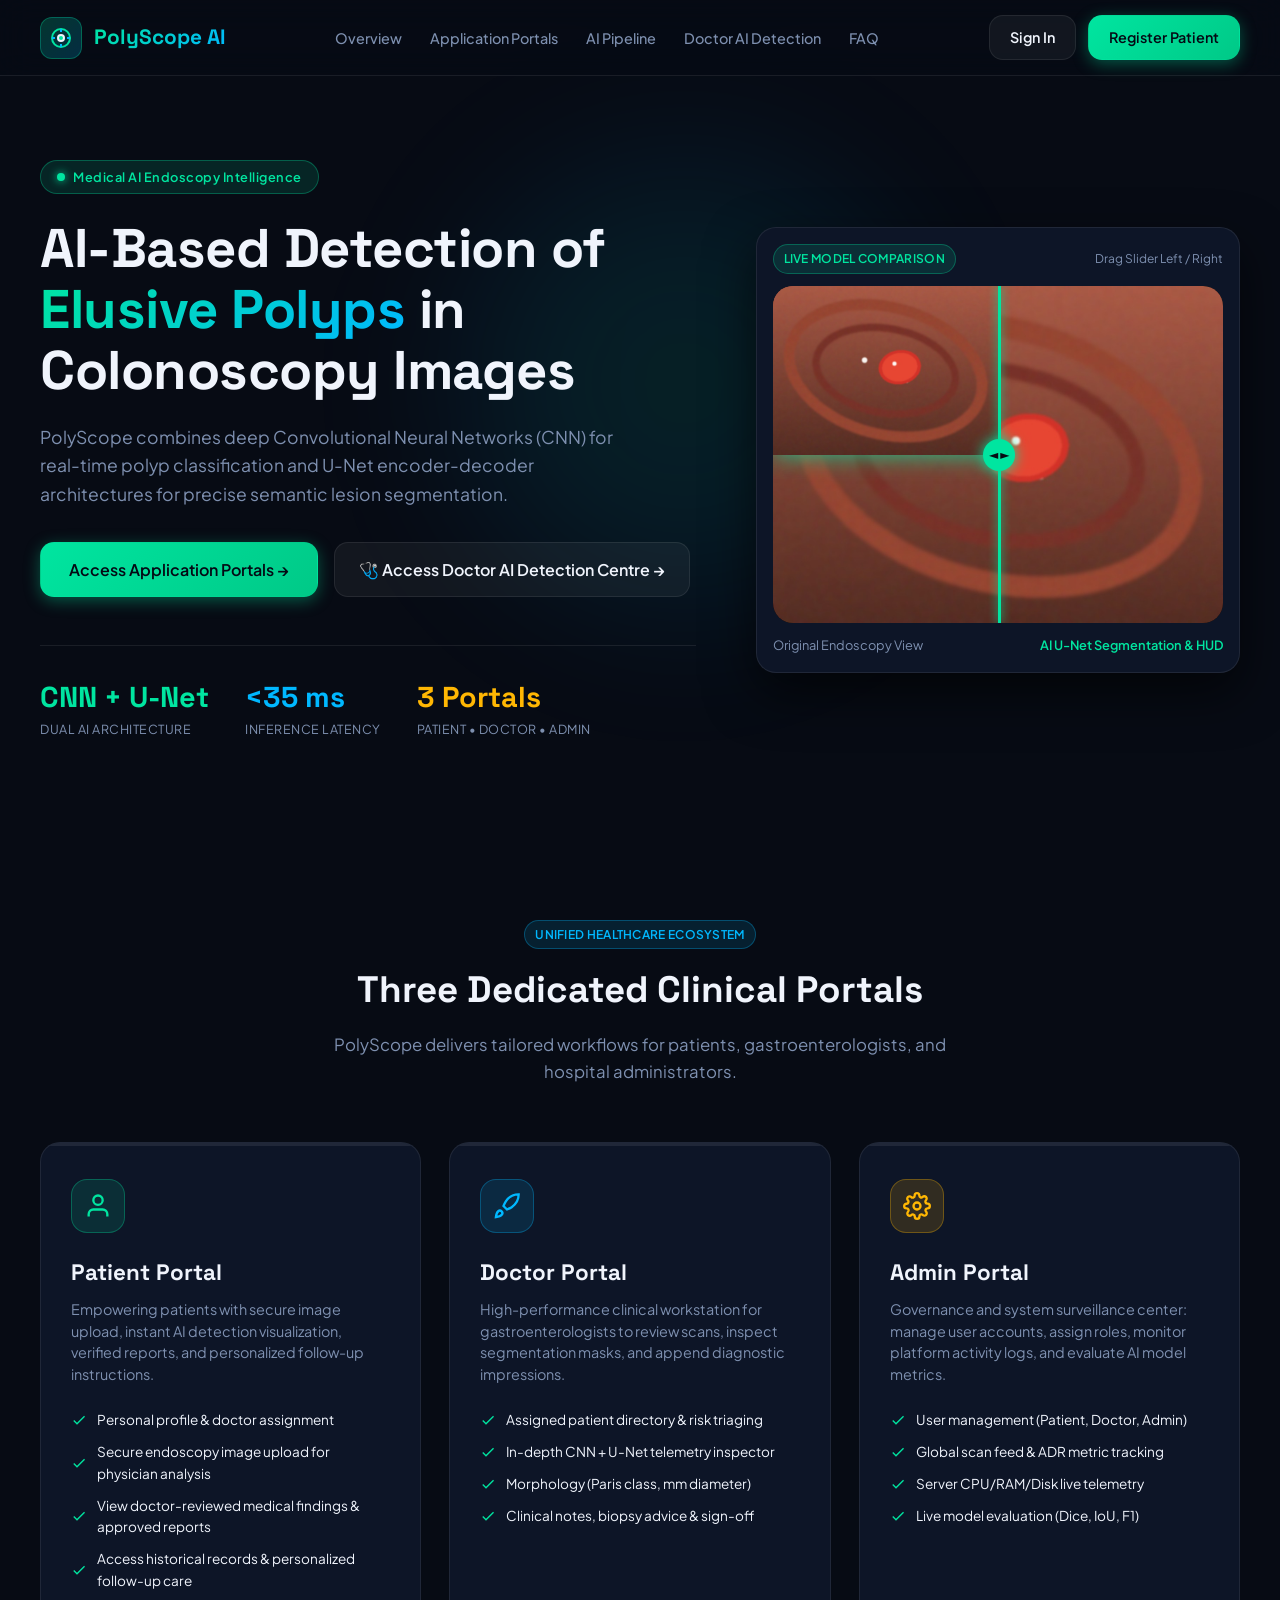
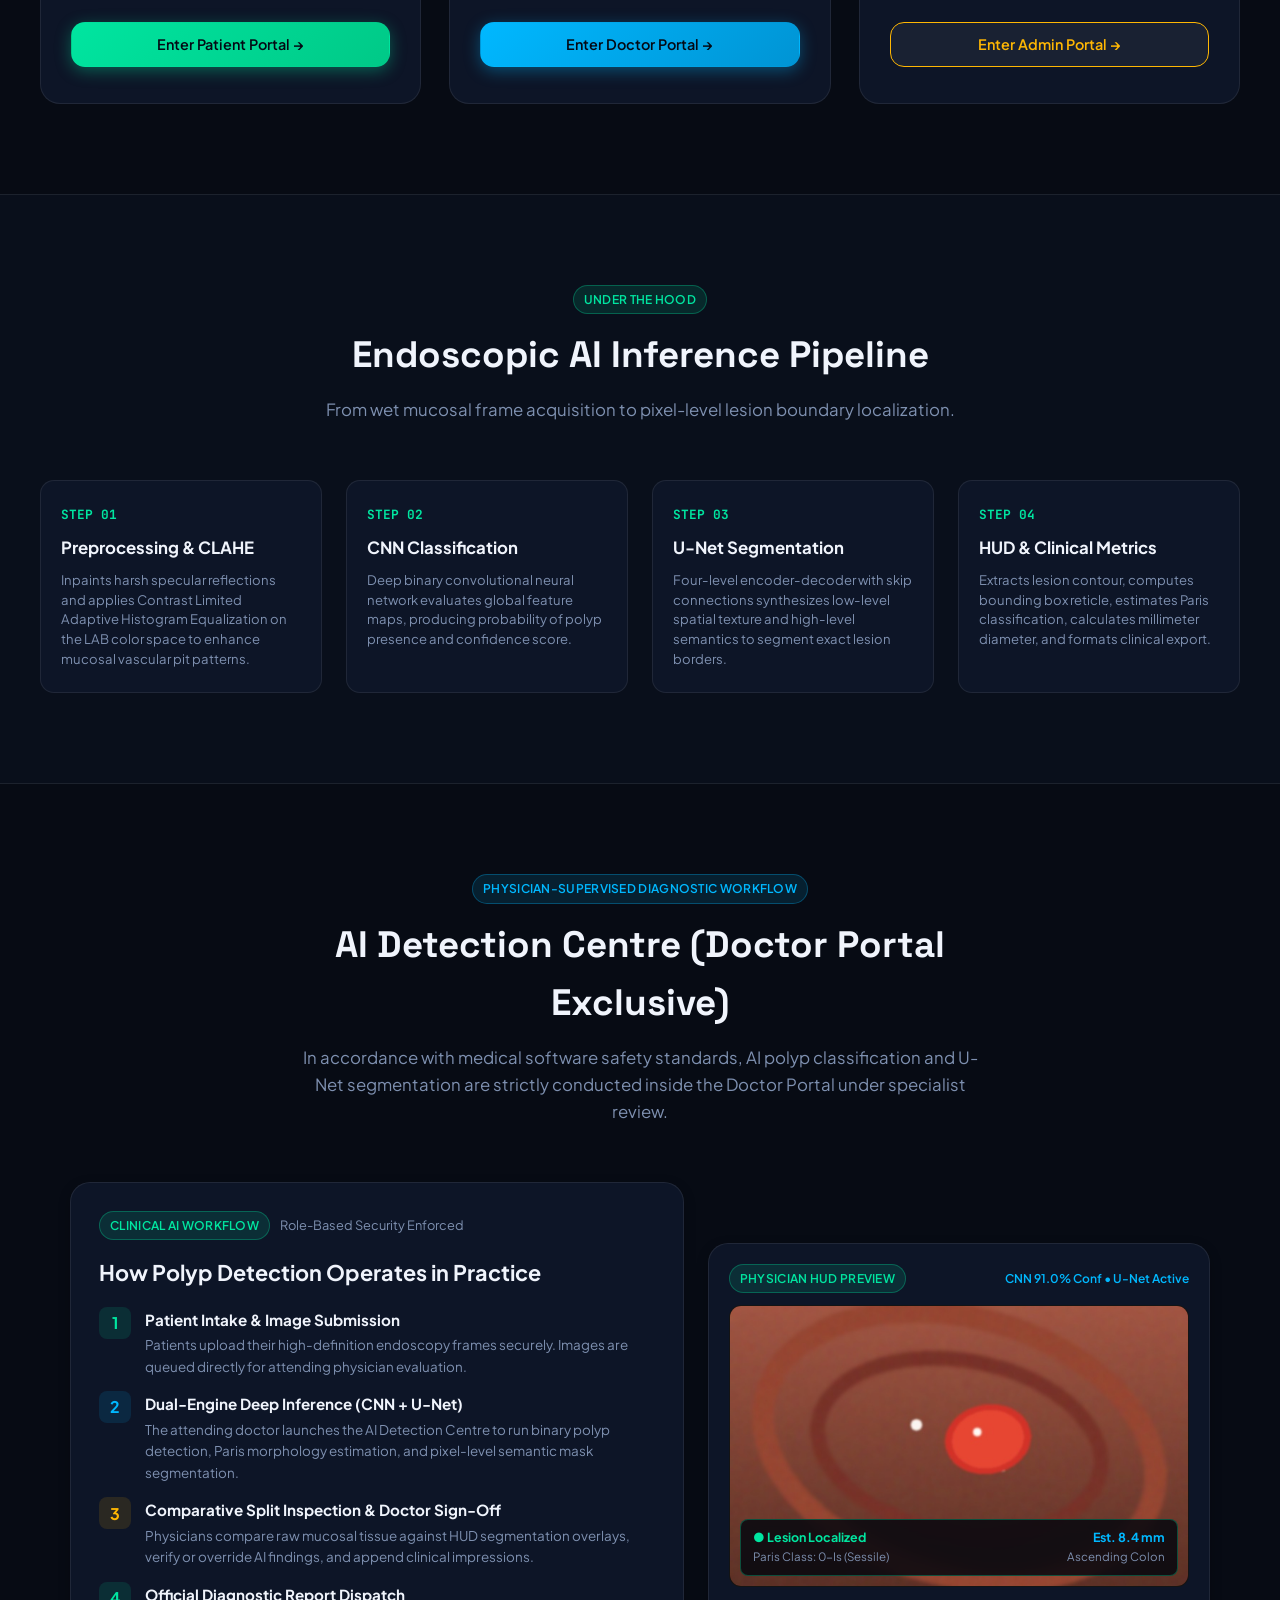
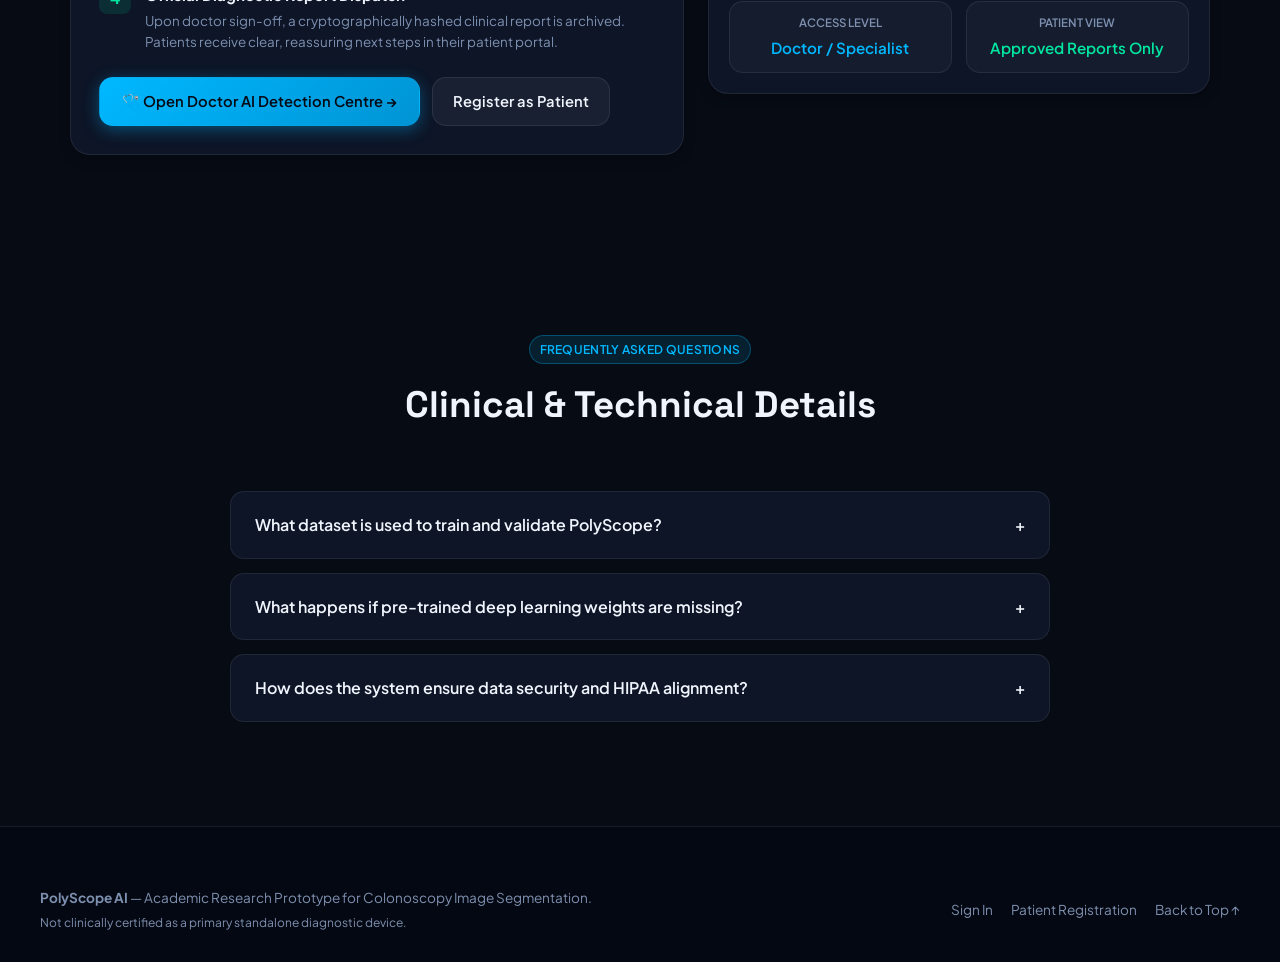
<file: templates/index.html>
<!DOCTYPE html>
<html lang="en">
<head>
  <meta charset="UTF-8">
  <meta name="viewport" content="width=device-width, initial-scale=1.0">
  <title>PolyScope – AI-Based Detection of Elusive Polyps in Colonoscopy Images</title>
  <link rel="icon" type="image/svg+xml" href="/favicon.svg">
  <link rel="stylesheet" href="/static/css/common.css">
  <link rel="stylesheet" href="/static/css/portals.css">
  <link rel="stylesheet" href="/static/css/landing.css">
</head>
<body>

  <!-- Navigation Bar -->
  <header class="landing-nav">
    <div class="nav-brand">
      <div class="nav-brand-icon">
        <svg width="24" height="24" viewBox="0 0 24 24" fill="none" stroke="currentColor" stroke-width="2">
          <circle cx="12" cy="12" r="9" stroke="url(#g1)" />
          <circle cx="12" cy="12" r="3" fill="#00e5a0" />
          <path d="M12 3v3M12 18v3M3 12h3M18 12h3" stroke="#00b8ff" />
          <defs>
            <linearGradient id="g1" x1="0" y1="0" x2="24" y2="24">
              <stop offset="0%" stop-color="#00e5a0"/>
              <stop offset="100%" stop-color="#00b8ff"/>
            </linearGradient>
          </defs>
        </svg>
      </div>
      <div class="nav-brand-title">PolyScope AI</div>
    </div>

    <ul class="nav-links">
      <li><a href="#hero">Overview</a></li>
      <li><a href="#portals">Application Portals</a></li>
      <li><a href="#pipeline">AI Pipeline</a></li>
      <li><a href="#clinical-ai">Doctor AI Detection</a></li>
      <li><a href="#faq">FAQ</a></li>
    </ul>

    <div class="nav-actions">
      <a href="/login.html" class="btn btn-secondary">Sign In</a>
      <a href="/register.html" class="btn btn-primary">Register Patient</a>
    </div>
  </header>

  <!-- Hero Section -->
  <section class="hero-section" id="hero">
    <div class="hero-glow"></div>
    <div class="hero-content">
      <div class="hero-badge">
        <span class="pulse-dot"></span> Medical AI Endoscopy Intelligence
      </div>
      <h1 class="hero-title">
        AI-Based Detection of <span>Elusive Polyps</span> in Colonoscopy Images
      </h1>
      <p class="hero-subtitle">
        PolyScope combines deep Convolutional Neural Networks (CNN) for real-time polyp classification and U-Net encoder-decoder architectures for precise semantic lesion segmentation.
      </p>

      <div class="hero-ctas">
        <a href="#portals" class="btn btn-primary" style="padding:14px 28px;font-size:1rem;">
          Access Application Portals →
        </a>
        <a href="/login.html" class="btn btn-secondary" style="padding:14px 24px;font-size:1rem;">
          🩺 Access Doctor AI Detection Centre →
        </a>
      </div>

      <div class="hero-kpis">
        <div class="hero-kpi-item">
          <div class="kpi-val" style="color:var(--primary);">CNN + U-Net</div>
          <div class="kpi-label">Dual AI Architecture</div>
        </div>
        <div class="hero-kpi-item">
          <div class="kpi-val" style="color:var(--cyan);">&lt;35 ms</div>
          <div class="kpi-label">Inference Latency</div>
        </div>
        <div class="hero-kpi-item">
          <div class="kpi-val" style="color:var(--warning);">3 Portals</div>
          <div class="kpi-label">Patient • Doctor • Admin</div>
        </div>
      </div>
    </div>

    <!-- Hero Interactive Split Image Showcase -->
    <div class="hero-visual-card">
      <div style="display:flex;justify-content:space-between;align-items:center;margin-bottom:12px;">
        <span class="badge badge-green">Live Model Comparison</span>
        <span style="font-size:0.75rem;color:var(--text-muted);">Drag Slider Left / Right</span>
      </div>
      <div class="split-viewer" id="heroViewer">
        <div class="split-base">
          <img src="/static/samples/sample_polyp_1.jpg" alt="Raw Endoscopic Frame">
        </div>
        <div class="split-overlay">
          <img src="/static/samples/sample_polyp_1.jpg" alt="Segmented Frame" style="filter: drop-shadow(0 0 12px rgba(0,229,160,0.8));">
        </div>
        <div class="split-slider-line">
          <div class="split-handle">◄ ►</div>
        </div>
      </div>
      <div style="display:flex;justify-content:space-between;margin-top:12px;font-size:0.8rem;color:var(--text-muted);">
        <span>Original Endoscopy View</span>
        <span style="color:var(--primary);font-weight:600;">AI U-Net Segmentation & HUD</span>
      </div>
    </div>
  </section>

  <!-- Application Portals Section -->
  <section class="portals-section" id="portals">
    <div class="section-header">
      <span class="badge badge-cyan" style="margin-bottom:12px;">Unified Healthcare Ecosystem</span>
      <h2>Three Dedicated Clinical Portals</h2>
      <p>PolyScope delivers tailored workflows for patients, gastroenterologists, and hospital administrators.</p>
    </div>

    <div class="portals-grid">
      <!-- Patient Portal -->
      <div class="portal-card patient">
        <div class="portal-card-icon">
          <svg width="28" height="28" viewBox="0 0 24 24" fill="none" stroke="currentColor" stroke-width="2">
            <path d="M20 21v-2a4 4 0 0 0-4-4H8a4 4 0 0 0-4 4v2"/>
            <circle cx="12" cy="7" r="4"/>
          </svg>
        </div>
        <h3 class="portal-card-title">Patient Portal</h3>
        <p class="portal-card-desc">
          Empowering patients with secure image upload, instant AI detection visualization, verified reports, and personalized follow-up instructions.
        </p>
        <ul class="portal-features-list">
          <li>
            <svg width="16" height="16" viewBox="0 0 24 24" fill="currentColor"><path d="M9 16.17L4.83 12l-1.42 1.41L9 19 21 7l-1.41-1.41z"/></svg>
            Personal profile & doctor assignment
          </li>
          <li>
            <svg width="16" height="16" viewBox="0 0 24 24" fill="currentColor"><path d="M9 16.17L4.83 12l-1.42 1.41L9 19 21 7l-1.41-1.41z"/></svg>
            Secure endoscopy image upload for physician analysis
          </li>
          <li>
            <svg width="16" height="16" viewBox="0 0 24 24" fill="currentColor"><path d="M9 16.17L4.83 12l-1.42 1.41L9 19 21 7l-1.41-1.41z"/></svg>
            View doctor-reviewed medical findings &amp; approved reports
          </li>
          <li>
            <svg width="16" height="16" viewBox="0 0 24 24" fill="currentColor"><path d="M9 16.17L4.83 12l-1.42 1.41L9 19 21 7l-1.41-1.41z"/></svg>
            Access historical records & personalized follow-up care
          </li>
        </ul>
        <a href="/login.html" class="btn btn-primary" style="width:100%;">Enter Patient Portal →</a>
      </div>

      <!-- Doctor Portal -->
      <div class="portal-card doctor">
        <div class="portal-card-icon">
          <svg width="28" height="28" viewBox="0 0 24 24" fill="none" stroke="currentColor" stroke-width="2">
            <path d="M4.5 16.5c-1.5 1.26-2 5-2 5s3.74-.5 5-2c.71-.84.7-2.13-.09-2.91a2.18 2.18 0 0 0-2.91-.09z"/>
            <path d="m12 15-3-3a22 22 0 0 1 2-3.95A12.88 12.88 0 0 1 22 2c0 2.72-.78 7.5-6 11a22.35 22.35 0 0 1-4 2z"/>
          </svg>
        </div>
        <h3 class="portal-card-title">Doctor Portal</h3>
        <p class="portal-card-desc">
          High-performance clinical workstation for gastroenterologists to review scans, inspect segmentation masks, and append diagnostic impressions.
        </p>
        <ul class="portal-features-list">
          <li>
            <svg width="16" height="16" viewBox="0 0 24 24" fill="currentColor"><path d="M9 16.17L4.83 12l-1.42 1.41L9 19 21 7l-1.41-1.41z"/></svg>
            Assigned patient directory & risk triaging
          </li>
          <li>
            <svg width="16" height="16" viewBox="0 0 24 24" fill="currentColor"><path d="M9 16.17L4.83 12l-1.42 1.41L9 19 21 7l-1.41-1.41z"/></svg>
            In-depth CNN + U-Net telemetry inspector
          </li>
          <li>
            <svg width="16" height="16" viewBox="0 0 24 24" fill="currentColor"><path d="M9 16.17L4.83 12l-1.42 1.41L9 19 21 7l-1.41-1.41z"/></svg>
            Morphology (Paris class, mm diameter)
          </li>
          <li>
            <svg width="16" height="16" viewBox="0 0 24 24" fill="currentColor"><path d="M9 16.17L4.83 12l-1.42 1.41L9 19 21 7l-1.41-1.41z"/></svg>
            Clinical notes, biopsy advice & sign-off
          </li>
        </ul>
        <a href="/login.html" class="btn btn-cyan" style="width:100%;">Enter Doctor Portal →</a>
      </div>

      <!-- Admin Portal -->
      <div class="portal-card admin">
        <div class="portal-card-icon">
          <svg width="28" height="28" viewBox="0 0 24 24" fill="none" stroke="currentColor" stroke-width="2">
            <circle cx="12" cy="12" r="3"/>
            <path d="M19.4 15a1.65 1.65 0 0 0 .33 1.82l.06.06a2 2 0 0 1 0 2.83 2 2 0 0 1-2.83 0l-.06-.06a1.65 1.65 0 0 0-1.82-.33 1.65 1.65 0 0 0-1 1.51V21a2 2 0 0 1-2 2 2 2 0 0 1-2-2v-.09A1.65 1.65 0 0 0 9 19.4a1.65 1.65 0 0 0-1.82.33l-.06.06a2 2 0 0 1-2.83 0 2 2 0 0 1 0-2.83l.06-.06a1.65 1.65 0 0 0 .33-1.82 1.65 1.65 0 0 0-1.51-1H3a2 2 0 0 1-2-2 2 2 0 0 1 2-2h.09A1.65 1.65 0 0 0 4.6 9a1.65 1.65 0 0 0-.33-1.82l-.06-.06a2 2 0 0 1 0-2.83 2 2 0 0 1 2.83 0l.06.06a1.65 1.65 0 0 0 1.82.33H9a1.65 1.65 0 0 0 1-1.51V3a2 2 0 0 1 2-2 2 2 0 0 1 2 2v.09a1.65 1.65 0 0 0 1 1.51 1.65 1.65 0 0 0 1.82-.33l.06-.06a2 2 0 0 1 2.83 0 2 2 0 0 1 0 2.83l-.06.06a1.65 1.65 0 0 0-.33 1.82V9a1.65 1.65 0 0 0 1.51 1H21a2 2 0 0 1 2 2 2 2 0 0 1-2 2h-.09a1.65 1.65 0 0 0-1.51 1z"/>
          </svg>
        </div>
        <h3 class="portal-card-title">Admin Portal</h3>
        <p class="portal-card-desc">
          Governance and system surveillance center: manage user accounts, assign roles, monitor platform activity logs, and evaluate AI model metrics.
        </p>
        <ul class="portal-features-list">
          <li>
            <svg width="16" height="16" viewBox="0 0 24 24" fill="currentColor"><path d="M9 16.17L4.83 12l-1.42 1.41L9 19 21 7l-1.41-1.41z"/></svg>
            User management (Patient, Doctor, Admin)
          </li>
          <li>
            <svg width="16" height="16" viewBox="0 0 24 24" fill="currentColor"><path d="M9 16.17L4.83 12l-1.42 1.41L9 19 21 7l-1.41-1.41z"/></svg>
            Global scan feed & ADR metric tracking
          </li>
          <li>
            <svg width="16" height="16" viewBox="0 0 24 24" fill="currentColor"><path d="M9 16.17L4.83 12l-1.42 1.41L9 19 21 7l-1.41-1.41z"/></svg>
            Server CPU/RAM/Disk live telemetry
          </li>
          <li>
            <svg width="16" height="16" viewBox="0 0 24 24" fill="currentColor"><path d="M9 16.17L4.83 12l-1.42 1.41L9 19 21 7l-1.41-1.41z"/></svg>
            Live model evaluation (Dice, IoU, F1)
          </li>
        </ul>
        <a href="/login.html" class="btn btn-secondary" style="width:100%;border-color:var(--warning);color:var(--warning);">Enter Admin Portal →</a>
      </div>
    </div>
  </section>

  <!-- AI Pipeline Architecture -->
  <section class="pipeline-section" id="pipeline">
    <div class="pipeline-container">
      <div class="section-header">
        <span class="badge badge-green" style="margin-bottom:12px;">Under The Hood</span>
        <h2>Endoscopic AI Inference Pipeline</h2>
        <p>From wet mucosal frame acquisition to pixel-level lesion boundary localization.</p>
      </div>

      <div class="pipeline-steps-row">
        <div class="pipeline-step-box">
          <div class="step-number">STEP 01</div>
          <div class="step-title">Preprocessing & CLAHE</div>
          <div class="step-desc">
            Inpaints harsh specular reflections and applies Contrast Limited Adaptive Histogram Equalization on the LAB color space to enhance mucosal vascular pit patterns.
          </div>
        </div>

        <div class="pipeline-step-box">
          <div class="step-number">STEP 02</div>
          <div class="step-title">CNN Classification</div>
          <div class="step-desc">
            Deep binary convolutional neural network evaluates global feature maps, producing probability of polyp presence and confidence score.
          </div>
        </div>

        <div class="pipeline-step-box">
          <div class="step-number">STEP 03</div>
          <div class="step-title">U-Net Segmentation</div>
          <div class="step-desc">
            Four-level encoder-decoder with skip connections synthesizes low-level spatial texture and high-level semantics to segment exact lesion borders.
          </div>
        </div>

        <div class="pipeline-step-box">
          <div class="step-number">STEP 04</div>
          <div class="step-title">HUD & Clinical Metrics</div>
          <div class="step-desc">
            Extracts lesion contour, computes bounding box reticle, estimates Paris classification, calculates millimeter diameter, and formats clinical export.
          </div>
        </div>
      </div>
    </div>
  </section>

  <!-- Doctor-Supervised AI Detection Centre Showcase -->
  <section class="portals-section" id="clinical-ai">
    <div class="section-header">
      <span class="badge badge-cyan" style="margin-bottom:12px;">Physician-Supervised Diagnostic Workflow</span>
      <h2>AI Detection Centre (Doctor Portal Exclusive)</h2>
      <p>In accordance with medical software safety standards, AI polyp classification and U-Net segmentation are strictly conducted inside the Doctor Portal under specialist review.</p>
    </div>

    <div class="studio-grid" style="max-width:1140px;margin:0 auto;display:grid;grid-template-columns:1.1fr 0.9fr;gap:24px;align-items:center;">
      <div class="glass-card" style="padding:28px;">
        <div style="display:flex;align-items:center;gap:10px;margin-bottom:16px;">
          <span class="badge badge-green">Clinical AI Workflow</span>
          <span style="font-size:0.8rem;color:var(--text-muted);">Role-Based Security Enforced</span>
        </div>
        <h3 style="font-size:1.35rem;margin-bottom:16px;color:var(--text);">How Polyp Detection Operates in Practice</h3>
        
        <div style="display:flex;flex-direction:column;gap:14px;margin-bottom:24px;">
          <div style="display:flex;gap:14px;align-items:flex-start;">
            <div style="width:32px;height:32px;border-radius:8px;background:rgba(0,229,160,0.12);color:var(--primary);display:flex;align-items:center;justify-content:center;font-weight:700;flex-shrink:0;">1</div>
            <div>
              <strong style="color:var(--text);font-size:0.95rem;">Patient Intake & Image Submission</strong>
              <p style="font-size:0.84rem;color:var(--text-muted);margin:2px 0 0;">Patients upload their high-definition endoscopy frames securely. Images are queued directly for attending physician evaluation.</p>
            </div>
          </div>

          <div style="display:flex;gap:14px;align-items:flex-start;">
            <div style="width:32px;height:32px;border-radius:8px;background:rgba(0,184,255,0.12);color:var(--cyan);display:flex;align-items:center;justify-content:center;font-weight:700;flex-shrink:0;">2</div>
            <div>
              <strong style="color:var(--text);font-size:0.95rem;">Dual-Engine Deep Inference (CNN + U-Net)</strong>
              <p style="font-size:0.84rem;color:var(--text-muted);margin:2px 0 0;">The attending doctor launches the AI Detection Centre to run binary polyp detection, Paris morphology estimation, and pixel-level semantic mask segmentation.</p>
            </div>
          </div>

          <div style="display:flex;gap:14px;align-items:flex-start;">
            <div style="width:32px;height:32px;border-radius:8px;background:rgba(255,184,0,0.12);color:var(--warning);display:flex;align-items:center;justify-content:center;font-weight:700;flex-shrink:0;">3</div>
            <div>
              <strong style="color:var(--text);font-size:0.95rem;">Comparative Split Inspection &amp; Doctor Sign-Off</strong>
              <p style="font-size:0.84rem;color:var(--text-muted);margin:2px 0 0;">Physicians compare raw mucosal tissue against HUD segmentation overlays, verify or override AI findings, and append clinical impressions.</p>
            </div>
          </div>

          <div style="display:flex;gap:14px;align-items:flex-start;">
            <div style="width:32px;height:32px;border-radius:8px;background:rgba(0,229,160,0.12);color:var(--primary);display:flex;align-items:center;justify-content:center;font-weight:700;flex-shrink:0;">4</div>
            <div>
              <strong style="color:var(--text);font-size:0.95rem;">Official Diagnostic Report Dispatch</strong>
              <p style="font-size:0.84rem;color:var(--text-muted);margin:2px 0 0;">Upon doctor sign-off, a cryptographically hashed clinical report is archived. Patients receive clear, reassuring next steps in their patient portal.</p>
            </div>
          </div>
        </div>

        <div style="display:flex;gap:12px;flex-wrap:wrap;">
          <a href="/login.html" class="btn btn-cyan" style="padding:12px 22px;font-size:0.92rem;">
            🩺 Open Doctor AI Detection Centre →
          </a>
          <a href="/register.html" class="btn btn-secondary" style="padding:12px 20px;font-size:0.92rem;">
            Register as Patient
          </a>
        </div>
      </div>

      <div class="glass-card" style="padding:20px;text-align:center;">
        <div style="display:flex;justify-content:space-between;align-items:center;margin-bottom:12px;">
          <span class="badge badge-green">Physician HUD Preview</span>
          <span style="font-size:0.75rem;color:var(--cyan);font-weight:600;">CNN 91.0% Conf • U-Net Active</span>
        </div>
        <div style="border-radius:12px;overflow:hidden;border:1px solid var(--border);background:#000;position:relative;margin-bottom:14px;">
          <img src="/static/samples/sample_polyp_1.jpg" alt="Colonoscopy Frame Analysis" style="width:100%;max-height:280px;object-fit:cover;display:block;">
          <div style="position:absolute;bottom:10px;left:10px;right:10px;background:rgba(5,8,15,0.85);backdrop-filter:blur(8px);border:1px solid rgba(0,229,160,0.3);border-radius:8px;padding:8px 12px;display:flex;justify-content:space-between;align-items:center;font-size:0.78rem;">
            <div style="text-align:left;">
              <span style="color:var(--primary);font-weight:700;">● Lesion Localized</span>
              <div style="color:var(--text-muted);font-size:0.72rem;">Paris Class: 0-Is (Sessile)</div>
            </div>
            <div style="text-align:right;">
              <span style="color:var(--cyan);font-weight:700;">Est. 8.4 mm</span>
              <div style="color:var(--text-muted);font-size:0.72rem;">Ascending Colon</div>
            </div>
          </div>
        </div>
        <div class="clinical-param-grid" style="margin-bottom:0;">
          <div class="param-item">
            <div class="param-key">Access Level</div>
            <div class="param-val" style="color:var(--cyan);">Doctor / Specialist</div>
          </div>
          <div class="param-item">
            <div class="param-key">Patient View</div>
            <div class="param-val" style="color:var(--primary);">Approved Reports Only</div>
          </div>
        </div>
      </div>
    </div>
  </section>

  <!-- FAQ Section -->
  <section class="faq-section" id="faq">
    <div class="section-header">
      <span class="badge badge-cyan" style="margin-bottom:12px;">Frequently Asked Questions</span>
      <h2>Clinical & Technical Details</h2>
    </div>

    <div class="faq-item">
      <div class="faq-question">What dataset is used to train and validate PolyScope? <span>+</span></div>
      <div class="faq-answer">
        PolyScope is designed for datasets such as Kvasir-SEG and Hyper-Kvasir, which provide thousands of expert-annotated polyp images and verified segmentation masks from routine colonoscopies.
      </div>
    </div>

    <div class="faq-item">
      <div class="faq-question">What happens if pre-trained deep learning weights are missing? <span>+</span></div>
      <div class="faq-answer">
        PolyScope includes an integrated, deterministic Computer Vision Feature Extractor that computes color-opponency and morphological contours out-of-the-box. The active engine is always transparently labeled.
      </div>
    </div>

    <div class="faq-item">
      <div class="faq-question">How does the system ensure data security and HIPAA alignment? <span>+</span></div>
      <div class="faq-answer">
        All API requests are protected with CSRF tokens, passwords are encrypted using salted scrypt hashing, and role-based access control segregates patient records from unauthorized viewers.
      </div>
    </div>
  </section>

  <!-- Footer -->
  <footer class="landing-footer">
    <div class="footer-inner">
      <div>
        <strong>PolyScope AI</strong> — Academic Research Prototype for Colonoscopy Image Segmentation.
        <div style="font-size:0.75rem;margin-top:4px;">Not clinically certified as a primary standalone diagnostic device.</div>
      </div>
      <div>
        <a href="/login.html" style="margin-right:16px;">Sign In</a>
        <a href="/register.html" style="margin-right:16px;">Patient Registration</a>
        <a href="#hero">Back to Top ↑</a>
      </div>
    </div>
  </footer>

  <script src="/static/js/auth.js"></script>
  <script src="/static/js/ai_viewer.js"></script>
  <script>
    document.addEventListener('DOMContentLoaded', () => {
      new PolyScopeViewer('heroViewer');

      // Setup FAQ accordions
      document.querySelectorAll('.faq-question').forEach(q => {
        q.addEventListener('click', () => {
          q.parentElement.classList.toggle('active');
        });
      });
    });
  </script>
</body>
</html>
</file>
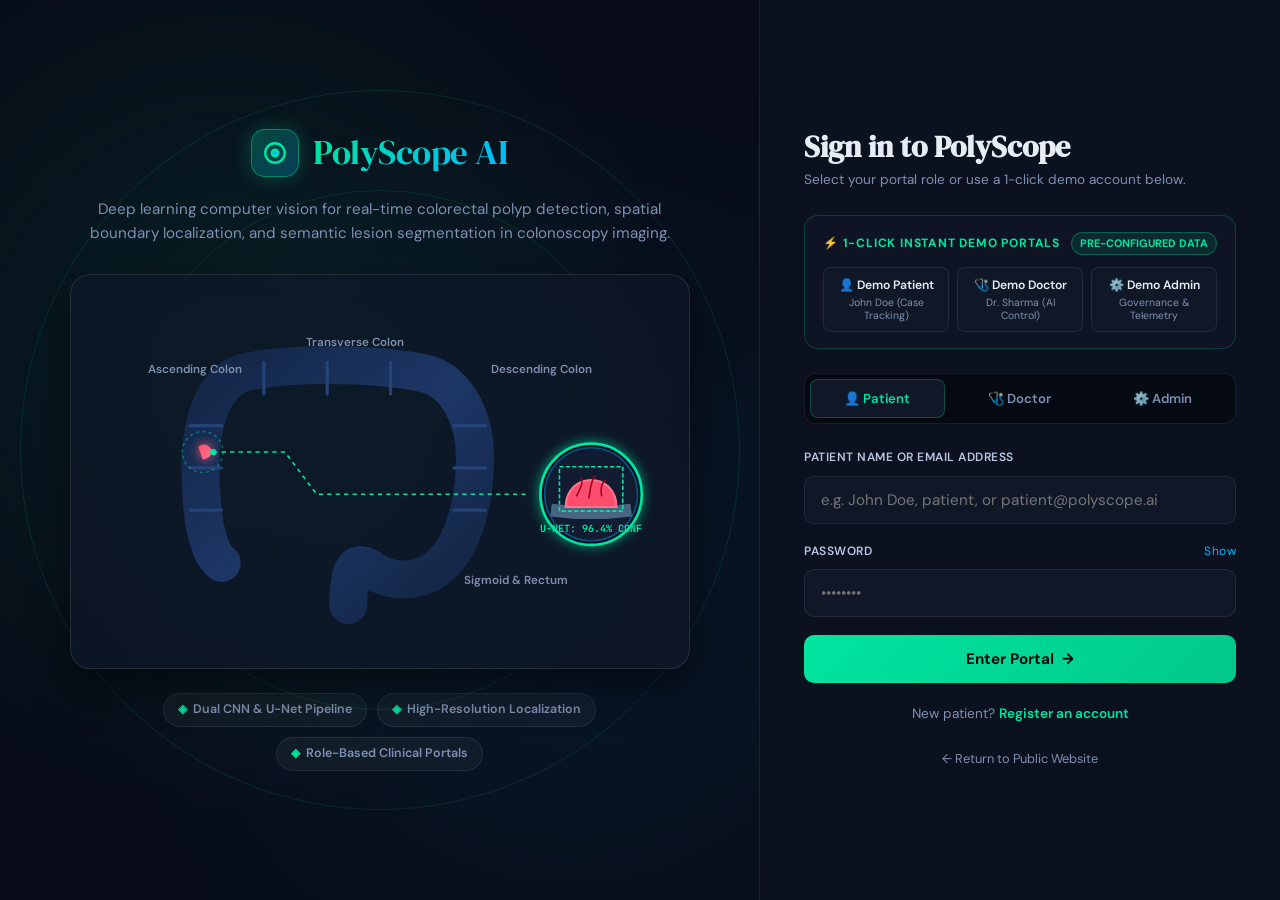
<file: templates/login.html>
<!DOCTYPE html>
<html lang="en">
<head>
  <meta charset="UTF-8" />
  <meta name="viewport" content="width=device-width, initial-scale=1.0" />
  <title>PolyScope – Clinical Endoscopy AI Platform</title>
  <link rel="icon" type="image/svg+xml" href="/favicon.svg" />
  <link href="https://fonts.googleapis.com/css2?family=DM+Serif+Display:ital@0;1&family=DM+Sans:wght@300;400;500;600;700&family=JetBrains+Mono:wght@400;600&display=swap" rel="stylesheet" />
  <link rel="stylesheet" href="/static/css/common.css" />
  <style>
    *, *::before, *::after { box-sizing: border-box; margin: 0; padding: 0; }
    :root {
      --bg: #05080f;
      --surface: #0c1120;
      --card: #101828;
      --card-hover: #141f36;
      --border: rgba(255, 255, 255, 0.08);
      --accent: #00e5a0;
      --accent-glow: rgba(0, 229, 160, 0.35);
      --accent2: #00b8ff;
      --danger: #ff4d6d;
      --warning: #ffb703;
      --text: #e8edf5;
      --muted: #7e90b0;
      --field-label: #b8c6e2;
    }

    body {
      font-family: 'DM Sans', sans-serif;
      background: var(--bg);
      color: var(--text);
      display: flex;
      min-height: 100vh;
      overflow-x: hidden;
    }

    /* ── Left Illustration Panel ── */
    .left-panel {
      flex: 1.15;
      position: relative;
      display: flex;
      flex-direction: column;
      justify-content: center;
      align-items: center;
      padding: 48px;
      overflow: hidden;
      background: radial-gradient(ellipse at 30% 40%, rgba(0, 229, 160, 0.09) 0%, transparent 60%),
                  radial-gradient(ellipse at 75% 65%, rgba(0, 184, 255, 0.07) 0%, transparent 60%),
                  #070c18;
      border-right: 1px solid var(--border);
    }

    /* Background Scanning Rings & Particles */
    .scan-ring {
      position: absolute;
      border-radius: 50%;
      border: 1px solid rgba(0, 229, 160, 0.12);
      animation: pulseGlow 5s ease-in-out infinite;
      pointer-events: none;
    }
    .scan-ring:nth-child(1) { width: 340px; height: 340px; animation-delay: 0s; }
    .scan-ring:nth-child(2) { width: 520px; height: 520px; animation-delay: 1.5s; }
    .scan-ring:nth-child(3) { width: 720px; height: 720px; animation-delay: 3s; }

    @keyframes pulseGlow {
      0%, 100% { transform: scale(1); opacity: 0.25; border-color: rgba(0, 229, 160, 0.12); }
      50% { transform: scale(1.06); opacity: 0.6; border-color: rgba(0, 229, 160, 0.35); box-shadow: 0 0 40px rgba(0, 229, 160, 0.2); }
    }

    .panel-content {
      position: relative;
      z-index: 2;
      max-width: 620px;
      text-align: center;
    }

    .brand-header {
      display: flex;
      align-items: center;
      justify-content: center;
      gap: 14px;
      margin-bottom: 20px;
    }
    .logo-icon {
      width: 48px;
      height: 48px;
      border-radius: 14px;
      background: linear-gradient(135deg, rgba(0,229,160,0.25), rgba(0,184,255,0.25));
      border: 1px solid rgba(0,229,160,0.4);
      display: flex;
      align-items: center;
      justify-content: center;
      box-shadow: 0 0 20px rgba(0,229,160,0.25);
    }
    .brand-name {
      font-family: 'DM Serif Display', serif;
      font-size: 2.2rem;
      letter-spacing: -0.5px;
      background: linear-gradient(135deg, var(--accent), var(--accent2));
      -webkit-background-clip: text;
      -webkit-text-fill-color: transparent;
      line-height: 1;
    }

    .brand-intro {
      font-size: 0.95rem;
      color: var(--muted);
      line-height: 1.6;
      margin-bottom: 28px;
    }

    /* Medical Colon & Polyp SVG Illustration Container */
    .illustration-card {
      background: rgba(16, 24, 40, 0.65);
      border: 1px solid rgba(255, 255, 255, 0.1);
      border-radius: 20px;
      padding: 24px;
      box-shadow: 0 16px 40px rgba(0, 0, 0, 0.5);
      backdrop-filter: blur(16px);
      margin-bottom: 24px;
    }

    .feature-pills {
      display: flex;
      gap: 10px;
      flex-wrap: wrap;
      justify-content: center;
    }
    .pill {
      font-size: 0.78rem;
      font-weight: 600;
      padding: 6px 14px;
      border-radius: 100px;
      background: rgba(255,255,255,0.04);
      border: 1px solid var(--border);
      color: var(--muted);
      display: flex; align-items: center; gap: 6px;
    }
    .pill span { color: var(--accent); }

    /* ── Right Authentication Panel ── */
    .right-panel {
      width: 520px;
      background: var(--surface);
      display: flex;
      flex-direction: column;
      justify-content: center;
      padding: 44px 44px;
      position: relative;
    }

    /* Role Switcher Tabs */
    .role-tabs {
      display: grid;
      grid-template-columns: repeat(3, 1fr);
      gap: 8px;
      background: rgba(5, 8, 15, 0.7);
      padding: 5px;
      border-radius: 12px;
      border: 1px solid var(--border);
      margin-bottom: 24px;
    }
    .role-tab-btn {
      padding: 10px 8px;
      border-radius: 8px;
      border: none;
      background: transparent;
      color: var(--muted);
      font-weight: 600;
      font-size: 0.82rem;
      cursor: pointer;
      transition: all 0.2s ease;
      display: flex;
      align-items: center;
      justify-content: center;
      gap: 6px;
    }
    .role-tab-btn:hover { color: var(--text); }
    .role-tab-btn.active {
      background: var(--card);
      color: var(--accent);
      border: 1px solid rgba(0, 229, 160, 0.25);
      box-shadow: 0 2px 10px rgba(0, 0, 0, 0.3);
    }
    .role-tab-btn[data-role="doctor"].active { color: var(--accent2); border-color: rgba(0, 184, 255, 0.3); }
    .role-tab-btn[data-role="admin"].active { color: var(--warning); border-color: rgba(255, 183, 3, 0.3); }

    /* Demo Access Section */
    .demo-section {
      background: rgba(16, 24, 40, 0.5);
      border: 1px solid rgba(0, 229, 160, 0.2);
      border-radius: 14px;
      padding: 16px 18px;
      margin-bottom: 24px;
    }
    .demo-header {
      display: flex;
      align-items: center;
      justify-content: space-between;
      margin-bottom: 12px;
    }
    .demo-title {
      font-size: 0.75rem;
      font-weight: 700;
      text-transform: uppercase;
      letter-spacing: 0.8px;
      color: var(--accent);
    }
    .demo-badge {
      font-size: 0.68rem;
      padding: 2px 8px;
      border-radius: 100px;
      background: rgba(0, 229, 160, 0.1);
      color: var(--accent);
      border: 1px solid rgba(0, 229, 160, 0.3);
      font-weight: 700;
    }
    .demo-buttons-grid {
      display: grid;
      grid-template-columns: repeat(3, 1fr);
      gap: 8px;
    }
    .btn-demo-quick {
      padding: 9px 8px;
      border-radius: 8px;
      border: 1px solid var(--border);
      background: var(--card);
      color: var(--text);
      font-size: 0.76rem;
      font-weight: 600;
      cursor: pointer;
      display: flex;
      flex-direction: column;
      align-items: center;
      gap: 3px;
      transition: all 0.15s ease;
    }
    .btn-demo-quick:hover {
      background: var(--card-hover);
      border-color: var(--accent);
      transform: translateY(-2px);
      box-shadow: 0 4px 12px rgba(0, 0, 0, 0.4);
    }
    .btn-demo-quick.patient-btn:hover { border-color: var(--accent); color: var(--accent); }
    .btn-demo-quick.doctor-btn:hover { border-color: var(--accent2); color: var(--accent2); }
    .btn-demo-quick.admin-btn:hover { border-color: var(--warning); color: var(--warning); }
    .btn-demo-quick small { font-size: 0.65rem; color: var(--muted); font-weight: normal; }

    /* Form Fields */
    .form-group { margin-bottom: 18px; }
    label {
      display: block;
      font-size: 0.75rem;
      font-weight: 600;
      letter-spacing: 0.5px;
      text-transform: uppercase;
      color: var(--field-label);
      margin-bottom: 8px;
    }
    .form-input {
      width: 100%;
      background: var(--card);
      border: 1px solid var(--border);
      border-radius: 10px;
      padding: 13px 16px;
      font-size: 0.95rem;
      color: var(--text);
      outline: none;
      transition: all 0.2s;
    }
    .form-input:focus {
      border-color: var(--accent);
      box-shadow: 0 0 0 3px rgba(0,229,160,0.1);
    }
    .btn-submit {
      width: 100%;
      padding: 14px;
      background: linear-gradient(135deg, var(--accent), #00c88a);
      border: none;
      border-radius: 10px;
      font-size: 0.95rem;
      font-weight: 700;
      color: #05080f;
      cursor: pointer;
      transition: all 0.2s;
      margin-top: 10px;
      display: flex;
      align-items: center;
      justify-content: center;
      gap: 8px;
    }
    .btn-submit:hover { opacity: 0.92; transform: translateY(-1px); box-shadow: 0 4px 16px var(--accent-glow); }

    @media (max-width: 980px) {
      .left-panel { display: none; }
      .right-panel { width: 100%; padding: 30px 20px; }
    }
  </style>
</head>
<body>

  <!-- Left Medical Visual Panel -->
  <div class="left-panel">
    <div class="scan-ring"></div>
    <div class="scan-ring"></div>
    <div class="scan-ring"></div>

    <div class="panel-content">
      <div class="brand-header">
        <div class="logo-icon">
          <svg width="26" height="26" viewBox="0 0 24 24" fill="none" stroke="#00e5a0" stroke-width="2.2">
            <circle cx="12" cy="12" r="9"/>
            <circle cx="12" cy="12" r="3" fill="#00b8ff"/>
          </svg>
        </div>
        <div class="brand-name">PolyScope AI</div>
      </div>

      <p class="brand-intro">
        Deep learning computer vision for real-time colorectal polyp detection, spatial boundary localization, and semantic lesion segmentation in colonoscopy imaging.
      </p>

      <!-- Medical Illustration of Large Intestine with Highlighted Polyp & Magnified View -->
      <div class="illustration-card">
        <svg viewBox="0 0 540 320" width="100%" height="auto" style="overflow:visible;" xmlns="http://www.w3.org/2000/svg">
          <defs>
            <linearGradient id="colonGrad" x1="0%" y1="0%" x2="100%" y2="100%">
              <stop offset="0%" stop-color="#142647"/>
              <stop offset="50%" stop-color="#1c3666"/>
              <stop offset="100%" stop-color="#122340"/>
            </linearGradient>
            <linearGradient id="polypGrad" x1="0%" y1="0%" x2="100%" y2="100%">
              <stop offset="0%" stop-color="#ff4d6d"/>
              <stop offset="100%" stop-color="#ff758f"/>
            </linearGradient>
            <filter id="polypGlow" x="-50%" y="-50%" width="200%" height="200%">
              <feGaussianBlur in="SourceGraphic" stdDeviation="5" result="blur"/>
              <feMerge>
                <feMergeNode in="blur"/>
                <feMergeNode in="SourceGraphic"/>
              </feMerge>
            </filter>
          </defs>

          <!-- Anatomical Large Intestine Path -->
          <!-- Cecum & Ascending Colon (Right side in anatomy, Left visually) -->
          <path d="M 120 250 
                   C 105 240, 100 200, 100 160 
                   C 100 120, 110 80, 140 70 
                   C 180 60, 260 60, 310 70 
                   C 340 75, 360 110, 360 150 
                   C 360 190, 350 230, 330 250 
                   C 310 270, 280 270, 260 255 
                   C 245 245, 240 260, 240 290" 
                fill="none" stroke="url(#colonGrad)" stroke-width="36" stroke-linecap="round" stroke-linejoin="round"/>

          <!-- Colonic Haustral Folds (Segment Rings) -->
          <path d="M 90 200 C 105 200, 105 200, 120 200" stroke="#254378" stroke-width="3" stroke-linecap="round"/>
          <path d="M 90 160 C 105 160, 105 160, 120 160" stroke="#254378" stroke-width="3" stroke-linecap="round"/>
          <path d="M 90 120 C 105 120, 105 120, 120 120" stroke="#254378" stroke-width="3" stroke-linecap="round"/>
          <path d="M 160 60 C 160 75, 160 75, 160 90" stroke="#254378" stroke-width="3" stroke-linecap="round"/>
          <path d="M 220 60 C 220 75, 220 75, 220 90" stroke="#254378" stroke-width="3" stroke-linecap="round"/>
          <path d="M 280 60 C 280 75, 280 75, 280 90" stroke="#254378" stroke-width="3" stroke-linecap="round"/>
          <path d="M 340 120 C 355 120, 355 120, 370 120" stroke="#254378" stroke-width="3" stroke-linecap="round"/>
          <path d="M 340 160 C 355 160, 355 160, 370 160" stroke="#254378" stroke-width="3" stroke-linecap="round"/>
          <path d="M 340 200 C 355 200, 355 200, 370 200" stroke="#254378" stroke-width="3" stroke-linecap="round"/>

          <!-- Highlighted Focal Polyp in Ascending Colon (at x=102, y=145) -->
          <circle cx="102" cy="145" r="14" fill="none" stroke="#00e5a0" stroke-width="1.5" stroke-dasharray="3 3">
            <animate attributeName="r" values="12;22;12" dur="3s" repeatCount="indefinite"/>
            <animate attributeName="opacity" values="0.8;0.2;0.8" dur="3s" repeatCount="indefinite"/>
          </circle>
          <path d="M 98 140 Q 104 135 110 142 Q 112 150 102 152 Z" fill="url(#polypGrad)" filter="url(#polypGlow)"/>

          <!-- Anatomical Labels -->
          <text x="50" y="70" fill="#7e90b0" font-size="11" font-weight="600">Ascending Colon</text>
          <text x="200" y="45" fill="#7e90b0" font-size="11" font-weight="600">Transverse Colon</text>
          <text x="375" y="70" fill="#7e90b0" font-size="11" font-weight="600">Descending Colon</text>
          <text x="350" y="270" fill="#7e90b0" font-size="11" font-weight="600">Sigmoid & Rectum</text>

          <!-- Connecting Pointer Line to Magnified Inspection Callout -->
          <path d="M 112 145 L 180 145 L 210 185 L 410 185" fill="none" stroke="#00e5a0" stroke-width="1.5" stroke-dasharray="4 4"/>
          <circle cx="112" cy="145" r="3" fill="#00e5a0"/>

          <!-- Magnified Lens Callout of Mucosal Polyp -->
          <g transform="translate(420, 185)">
            <!-- Lens Ring Outer -->
            <circle cx="50" cy="0" r="48" fill="#0c1120" stroke="#00e5a0" stroke-width="2.5" filter="url(#polypGlow)"/>
            <circle cx="50" cy="0" r="44" fill="#111c33" stroke="rgba(0,184,255,0.4)" stroke-width="1.5"/>

            <!-- High-Magnification Mucosal Texture & Polyp Structure -->
            <!-- Mucosa Base -->
            <path d="M 12 15 Q 50 20 88 15" stroke="#486581" stroke-width="12" fill="none"/>
            <!-- Raised Sessile Adenoma (Paris Type Is) -->
            <path d="M 26 12 C 26 -22, 74 -22, 74 12 Z" fill="#ff4d6d" stroke="#ff758f" stroke-width="2"/>
            <!-- Vascular Pit Pattern (Kudo classification simulation) -->
            <path d="M 36 2 Q 44 -12 40 -16" stroke="#990024" stroke-width="1.5" fill="none"/>
            <path d="M 48 4 Q 50 -14 54 -18" stroke="#990024" stroke-width="1.5" fill="none"/>
            <path d="M 60 2 Q 58 -10 64 -14" stroke="#990024" stroke-width="1.5" fill="none"/>

            <!-- AI Bounding Box HUD in Magnified View -->
            <rect x="20" y="-26" width="60" height="42" fill="none" stroke="#00e5a0" stroke-width="1.5" stroke-dasharray="4 2"/>
            <text x="50" y="36" fill="#00e5a0" font-size="9.5" font-weight="700" text-anchor="middle" font-family="'JetBrains Mono', monospace">U-NET: 96.4% CONF</text>
          </g>
        </svg>
      </div>

      <div class="feature-pills">
        <div class="pill"><span>◈</span> Dual CNN & U-Net Pipeline</div>
        <div class="pill"><span>◈</span> High-Resolution Localization</div>
        <div class="pill"><span>◈</span> Role-Based Clinical Portals</div>
      </div>
    </div>
  </div>

  <!-- Right Authentication Panel -->
  <div class="right-panel">
    <div style="margin-bottom:24px;">
      <h2 style="font-family:'DM Serif Display',serif;font-size:1.9rem;line-height:1.1;margin-bottom:6px;">Sign in to PolyScope</h2>
      <p style="font-size:0.85rem;color:var(--muted);">Select your portal role or use a 1-click demo account below.</p>
    </div>

    <!-- 1-Click Demo Logins -->
    <div class="demo-section">
      <div class="demo-header">
        <div class="demo-title">⚡ 1-Click Instant Demo Portals</div>
        <div class="demo-badge">PRE-CONFIGURED DATA</div>
      </div>
      <div class="demo-buttons-grid">
        <button class="btn-demo-quick patient-btn" type="button" onclick="triggerDemoLogin('patient')">
          👤 Demo Patient
          <small>John Doe (Case Tracking)</small>
        </button>
        <button class="btn-demo-quick doctor-btn" type="button" onclick="triggerDemoLogin('doctor')">
          🩺 Demo Doctor
          <small>Dr. Sharma (AI Control)</small>
        </button>
        <button class="btn-demo-quick admin-btn" type="button" onclick="triggerDemoLogin('admin')">
          ⚙️ Demo Admin
          <small>Governance & Telemetry</small>
        </button>
      </div>
    </div>

    <!-- Role Switcher Tabs -->
    <div class="role-tabs">
      <button class="role-tab-btn active" type="button" data-role="patient" onclick="selectRole('patient')">
        👤 Patient
      </button>
      <button class="role-tab-btn" type="button" data-role="doctor" onclick="selectRole('doctor')">
        🩺 Doctor
      </button>
      <button class="role-tab-btn" type="button" data-role="admin" onclick="selectRole('admin')">
        ⚙️ Admin
      </button>
    </div>

    <form id="loginForm" onsubmit="handleStandardLogin(event)">
      <div class="form-group">
        <label id="emailLabel">Patient Name or Email Address</label>
        <input type="text" id="emailInput" class="form-input" placeholder="e.g. John Doe, patient, or patient@polyscope.ai" required autocomplete="username" />
      </div>

      <div class="form-group">
        <label style="display:flex;justify-content:space-between;">
          <span>Password</span>
          <span style="cursor:pointer;color:var(--accent2);text-transform:none;font-weight:normal;" onclick="togglePassword()">Show</span>
        </label>
        <input type="password" id="passwordInput" class="form-input" placeholder="••••••••" required autocomplete="current-password" />
      </div>

      <button type="submit" id="submitBtn" class="btn-submit">
        <span>Enter Portal</span> →
      </button>
    </form>

    <div style="text-align:center;margin-top:20px;font-size:0.85rem;color:var(--muted);">
      New patient? <a href="/register.html" style="color:var(--accent);font-weight:600;">Register an account</a>
    </div>

    <div style="text-align:center;margin-top:20px;">
      <a href="/" style="font-size:0.8rem;color:var(--muted);">← Return to Public Website</a>
    </div>
  </div>

  <div id="toast-container"></div>
  <script src="/static/js/auth.js"></script>
  <script>
    let currentRole = 'patient';

    function selectRole(role) {
      currentRole = role;
      document.querySelectorAll('.role-tab-btn').forEach(btn => {
        btn.classList.toggle('active', btn.getAttribute('data-role') === role);
      });

      const label = document.getElementById('emailLabel');
      const input = document.getElementById('emailInput');
      if (role === 'patient') {
        label.textContent = 'Patient Name, Username, or Email';
        input.placeholder = 'e.g. John Doe, patient, or patient@polyscope.ai';
      } else if (role === 'doctor') {
        label.textContent = 'Physician / Doctor Name or Email';
        input.placeholder = 'e.g. Dr. Rajesh Sharma, doctor, or doctor@polyscope.ai';
      } else {
        label.textContent = 'Administrator Name or Email';
        input.placeholder = 'e.g. Sarah Lin, admin, or admin@polyscope.ai';
      }
    }

    function togglePassword() {
      const p = document.getElementById('passwordInput');
      p.type = p.type === 'password' ? 'text' : 'password';
    }

    async function triggerDemoLogin(role) {
      showToast(`Initiating 1-Click login as Demo ${role.toUpperCase()}...`, 'info');
      try {
        const res = await fetch(`/api/auth/demo-login/${role}`, { method: 'POST' });
        const data = await res.json();
        if (!res.ok) throw new Error(data.error || 'Demo login failed');

        Auth.setCsrfToken(data.csrf_token);
        showToast(`Authenticated as ${data.user.name}. Redirecting...`, 'success');
        setTimeout(() => {
          window.location.href = data.portal_url;
        }, 300);
      } catch (err) {
        showToast(err.message, 'error');
      }
    }

    async function handleStandardLogin(e) {
      e.preventDefault();
      const identifier = document.getElementById('emailInput').value.trim();
      const password = document.getElementById('passwordInput').value;
      const btn = document.getElementById('submitBtn');

      btn.disabled = true;
      btn.innerHTML = '<span>Verifying Credentials...</span>';

      try {
        const res = await fetch('/api/auth/login', {
          method: 'POST',
          headers: { 'Content-Type': 'application/json' },
          body: JSON.stringify({
            identifier: identifier,
            name: identifier,
            username: identifier,
            email: identifier,
            password: password,
            role: currentRole
          })
        });
        const data = await res.json();
        if (!res.ok) throw new Error(data.error || 'Login failed');

        Auth.setCsrfToken(data.csrf_token);
        showToast(`Login verified as ${data.user.name}. Accessing portal...`, 'success');
        setTimeout(() => {
          window.location.href = data.portal_url;
        }, 350);
      } catch (err) {
        showToast(err.message, 'error');
        btn.disabled = false;
        btn.innerHTML = '<span>Enter Portal</span> →';
      }
    }

  </script>
</body>
</html>
</file>
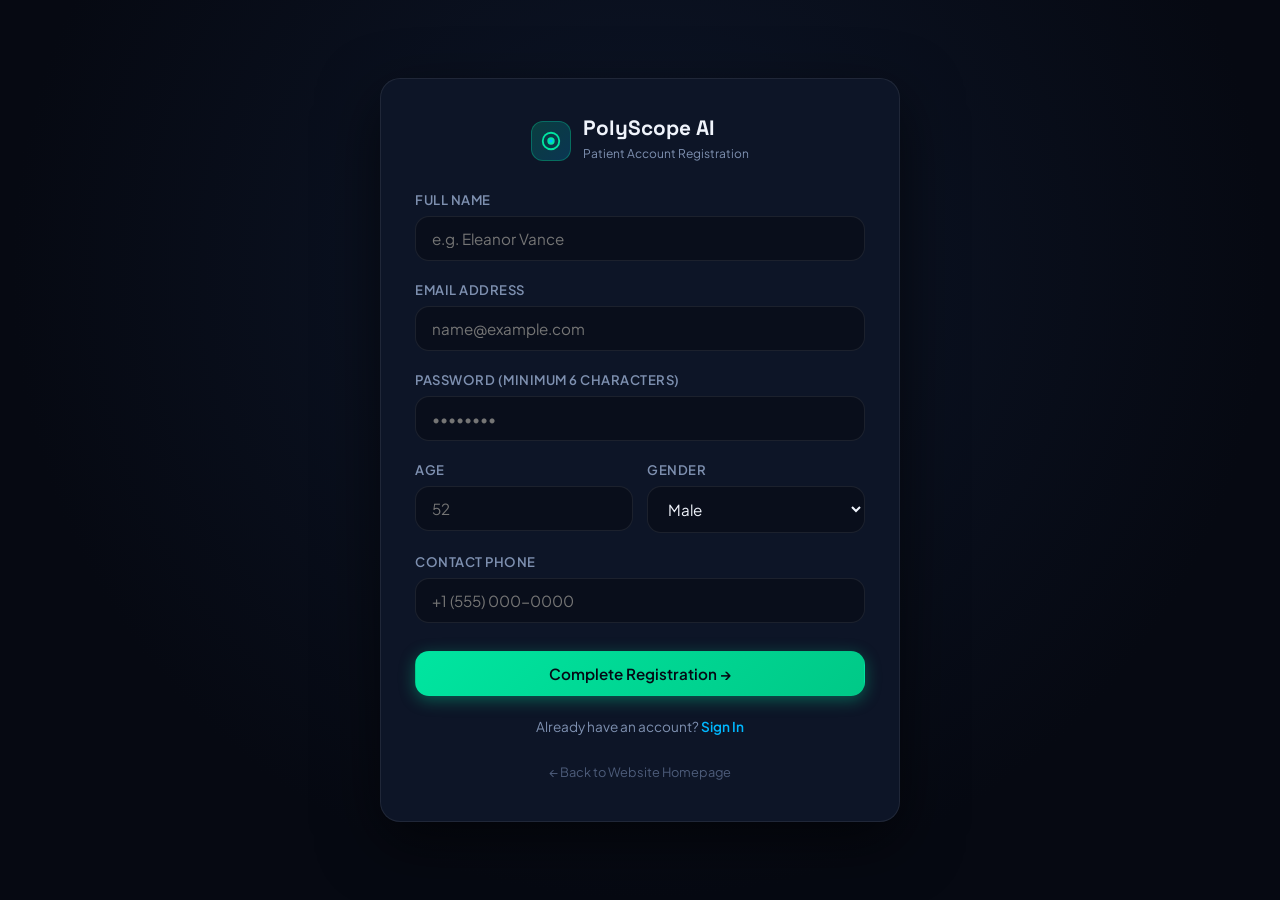
<file: templates/register.html>
<!DOCTYPE html>
<html lang="en">
<head>
  <meta charset="UTF-8">
  <meta name="viewport" content="width=device-width, initial-scale=1.0">
  <title>PolyScope – Patient Registration</title>
  <link rel="icon" type="image/svg+xml" href="/favicon.svg">
  <link rel="stylesheet" href="/static/css/common.css">
  <style>
    body {
      display: flex;
      align-items: center;
      justify-content: center;
      min-height: 100vh;
      background: radial-gradient(circle at 50% 30%, #0d1629 0%, #060912 70%);
      padding: 30px 20px;
    }
    .auth-box {
      width: 100%;
      max-width: 520px;
      background: var(--bg-card);
      border: 1px solid var(--border);
      border-radius: var(--radius-lg);
      padding: 38px 34px;
      box-shadow: 0 20px 60px rgba(0, 0, 0, 0.6);
      backdrop-filter: blur(12px);
    }
    .auth-logo {
      display: flex;
      align-items: center;
      gap: 12px;
      margin-bottom: 24px;
      justify-content: center;
    }
    .form-grid-2 {
      display: grid;
      grid-template-columns: 1fr 1fr;
      gap: 14px;
    }
  </style>
</head>
<body>

  <div class="auth-box">
    <div class="auth-logo">
      <div style="width:40px;height:40px;border-radius:12px;background:linear-gradient(135deg,rgba(0,229,160,0.2),rgba(0,184,255,0.2));border:1px solid rgba(0,229,160,0.3);display:flex;align-items:center;justify-content:center;">
        <svg width="22" height="22" viewBox="0 0 24 24" fill="none" stroke="#00e5a0" stroke-width="2">
          <circle cx="12" cy="12" r="9"/>
          <circle cx="12" cy="12" r="3" fill="#00b8ff"/>
        </svg>
      </div>
      <div>
        <h2 style="font-family:var(--font-display);font-size:1.3rem;line-height:1.1;">PolyScope AI</h2>
        <span style="font-size:0.75rem;color:var(--text-muted);">Patient Account Registration</span>
      </div>
    </div>

    <form id="regForm" onsubmit="handleRegister(event)">
      <div class="form-group">
        <label class="form-label">Full Name</label>
        <input type="text" id="regName" class="form-input" placeholder="e.g. Eleanor Vance" required>
      </div>

      <div class="form-group">
        <label class="form-label">Email Address</label>
        <input type="email" id="regEmail" class="form-input" placeholder="name@example.com" required>
      </div>

      <div class="form-group">
        <label class="form-label">Password (Minimum 6 characters)</label>
        <input type="password" id="regPassword" class="form-input" placeholder="••••••••" minlength="6" required>
      </div>

      <div class="form-grid-2">
        <div class="form-group">
          <label class="form-label">Age</label>
          <input type="number" id="regAge" class="form-input" placeholder="52" min="1" max="120">
        </div>
        <div class="form-group">
          <label class="form-label">Gender</label>
          <select id="regGender" class="form-select">
            <option value="Male">Male</option>
            <option value="Female">Female</option>
            <option value="Other">Other</option>
          </select>
        </div>
      </div>

      <div class="form-group">
        <label class="form-label">Contact Phone</label>
        <input type="tel" id="regPhone" class="form-input" placeholder="+1 (555) 000-0000">
      </div>

      <button type="submit" id="regBtn" class="btn btn-primary" style="width:100%;padding:12px;font-size:0.95rem;margin-top:10px;">
        Complete Registration →
      </button>
    </form>

    <div style="text-align:center;margin-top:20px;font-size:0.85rem;color:var(--text-muted);">
      Already have an account? <a href="/login.html" style="color:var(--cyan);font-weight:600;">Sign In</a>
    </div>

    <div style="text-align:center;margin-top:20px;">
      <a href="/" style="font-size:0.8rem;color:var(--text-dim);">← Back to Website Homepage</a>
    </div>
  </div>

  <div id="toast-container"></div>
  <script src="/static/js/auth.js"></script>
  <script>
    async function handleRegister(e) {
      e.preventDefault();
      const payload = {
        name: document.getElementById('regName').value.trim(),
        email: document.getElementById('regEmail').value.trim(),
        password: document.getElementById('regPassword').value,
        age: document.getElementById('regAge').value,
        gender: document.getElementById('regGender').value,
        phone: document.getElementById('regPhone').value.trim(),
        role: 'patient'
      };

      const btn = document.getElementById('regBtn');
      btn.disabled = true;
      btn.textContent = 'Registering Account...';

      try {
        const res = await fetch('/api/auth/register', {
          method: 'POST',
          headers: { 'Content-Type': 'application/json' },
          body: JSON.stringify(payload)
        });
        const data = await res.json();
        if (!res.ok) throw new Error(data.error || 'Registration failed');

        showToast('Registration successful! Please sign in.', 'success');
        setTimeout(() => {
          window.location.href = '/login.html';
        }, 1000);
      } catch (err) {
        showToast(err.message, 'error');
        btn.disabled = false;
        btn.textContent = 'Complete Registration →';
      }
    }
  </script>
</body>
</html>
</file>
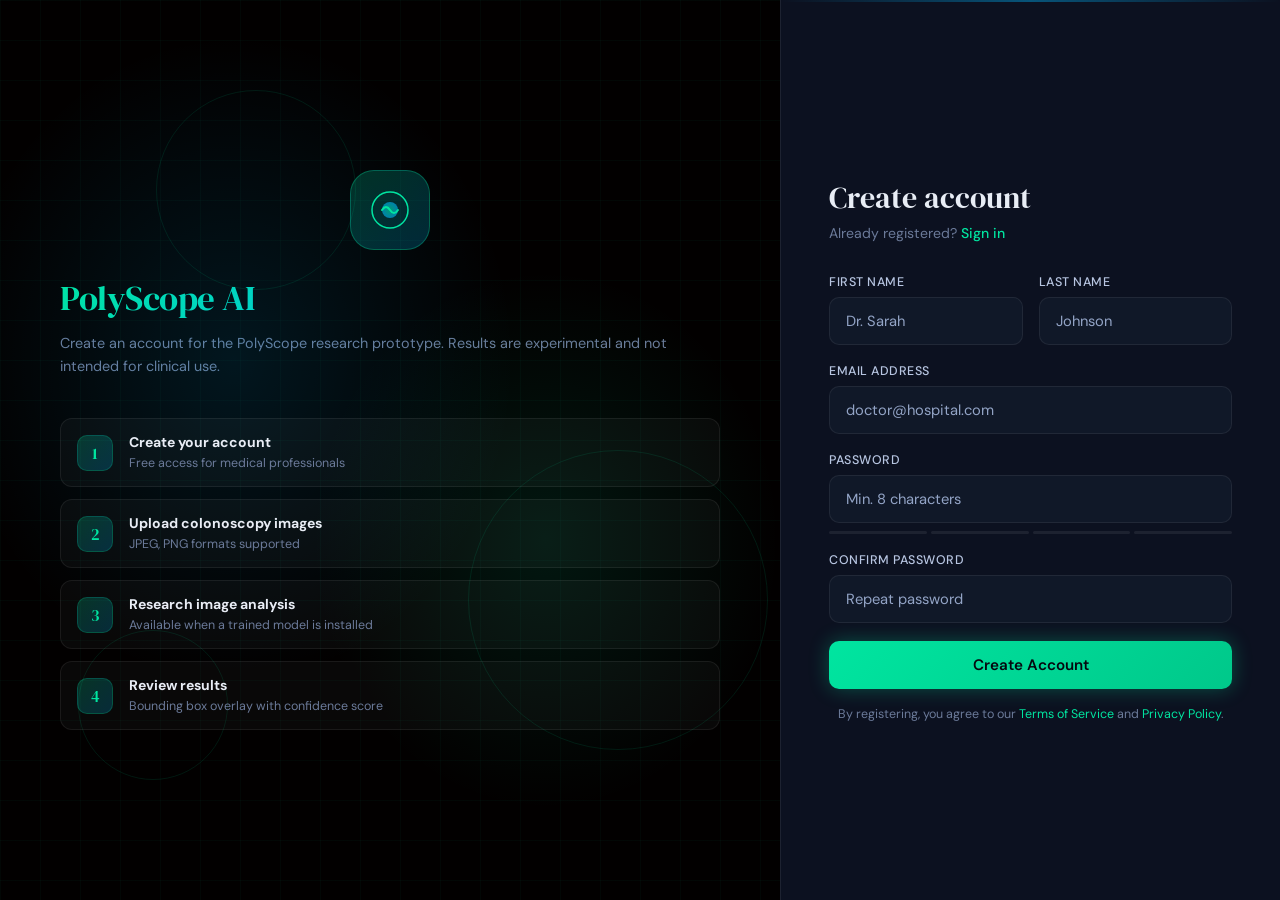
<file: document from vrunda/files/register.html>
<!DOCTYPE html>
<html lang="en">
<head>
<meta charset="UTF-8" />
<meta name="viewport" content="width=device-width, initial-scale=1.0" />
<title>PolyScope — Register</title>
<link href="https://fonts.googleapis.com/css2?family=DM+Serif+Display:ital@0;1&family=DM+Sans:wght@300;400;500;600&display=swap" rel="stylesheet" />
<style>
  *, *::before, *::after { box-sizing: border-box; margin: 0; padding: 0; }

  :root {
    --bg: #020000;
    --surface: #0c1120;
    --card: #101828;
    --border: rgba(255,255,255,0.07);
    --accent: #00e5a0;
    --accent2: #00b8ff;
    --danger: #ff4d6d;
    --text: #e8edf5;
    --muted: #6b7a99;
    --field-label: #b8c6e2;
    --field-placeholder: #93a4c6;
  }

  html, body { height: 100%; }

  body {
    font-family: 'DM Sans', sans-serif;
    background: var(--bg);
    color: var(--text);
    display: flex;
    min-height: 100vh;
    overflow: hidden;
  }

  .left-panel {
    flex: 1;
    position: relative;
    display: flex;
    flex-direction: column;
    justify-content: center;
    align-items: center;
    padding: 60px;
    overflow: hidden;
  }

  .left-panel::before {
    content: '';
    position: absolute;
    inset: 0;
    background:
      radial-gradient(ellipse 60% 60% at 30% 40%, rgba(0,184,255,0.12) 0%, transparent 60%),
      radial-gradient(ellipse 50% 50% at 70% 60%, rgba(0,229,160,0.10) 0%, transparent 60%);
    pointer-events: none;
  }

  .dna-grid {
    position: absolute;
    inset: 0;
    background-image:
      linear-gradient(rgba(0,229,160,0.03) 1px, transparent 1px),
      linear-gradient(90deg, rgba(0,229,160,0.03) 1px, transparent 1px);
    background-size: 40px 40px;
    animation: dnaPulse 4s ease-in-out infinite;
  }

  @keyframes dnaPulse {
    0%, 100% {
      opacity: 0.3;
      transform: scale(1);
    }
    50% {
      opacity: 0.8;
      transform: scale(1.02);
    }
  }

  .wave-patterns {
    position: absolute;
    inset: 0;
    pointer-events: none;
    overflow: hidden;
  }

  .wave {
    position: absolute;
    border: 1px solid rgba(0,229,160,0.1);
    border-radius: 50%;
    animation: waveExpand 6s ease-in-out infinite;
  }

  .wave:nth-child(1) {
    width: 200px; height: 200px;
    top: 10%; left: 20%;
    animation-delay: 0s;
  }
  .wave:nth-child(2) {
    width: 300px; height: 300px;
    top: 50%; left: 60%;
    animation-delay: 2s;
  }
  .wave:nth-child(3) {
    width: 150px; height: 150px;
    top: 70%; left: 10%;
    animation-delay: 4s;
  }

  @keyframes waveExpand {
    0% {
      transform: scale(0.5);
      opacity: 0.8;
      border-color: rgba(0,229,160,0.1);
    }
    50% {
      transform: scale(1.2);
      opacity: 0.4;
      border-color: rgba(0,184,255,0.2);
    }
    100% {
      transform: scale(0.5);
      opacity: 0.8;
      border-color: rgba(0,229,160,0.1);
    }
  }

  .step-cards {
    display: flex;
    flex-direction: column;
    gap: 12px;
    margin-top: 40px;
    text-align: left;
  }

  .step-card {
    display: flex;
    align-items: center;
    gap: 16px;
    background: rgba(255,255,255,0.03);
    border: 1px solid var(--border);
    border-radius: 12px;
    padding: 14px 16px;
    animation: bounceIn 0.8s ease forwards;
    opacity: 0;
    transform: scale(0.3);
  }
  .step-card:nth-child(1) { animation-delay: 0.1s; }
  .step-card:nth-child(2) { animation-delay: 0.3s; }
  .step-card:nth-child(3) { animation-delay: 0.5s; }
  .step-card:nth-child(4) { animation-delay: 0.7s; }

  @keyframes bounceIn {
    0% {
      opacity: 0;
      transform: scale(0.3);
    }
    50% {
      opacity: 1;
      transform: scale(1.05);
    }
    70% {
      transform: scale(0.9);
    }
    100% {
      opacity: 1;
      transform: scale(1);
    }
  }

  .step-num {
    width: 36px; height: 36px; flex-shrink: 0;
    border-radius: 10px;
    background: linear-gradient(135deg, rgba(0,229,160,0.2), rgba(0,184,255,0.2));
    border: 1px solid rgba(0,229,160,0.2);
    display: flex; align-items: center; justify-content: center;
    font-family: 'DM Serif Display', serif;
    font-size: 1rem;
    color: var(--accent);
  }

  .step-text strong { display: block; font-size: 0.875rem; color: var(--text); }
  .step-text span { font-size: 0.78rem; color: var(--muted); }

  .logo-mark {
    width: 80px; height: 80px;
    border-radius: 24px;
    background: linear-gradient(135deg, rgba(0,229,160,0.2), rgba(0,184,255,0.2));
    border: 1px solid rgba(0,229,160,0.3);
    display: flex; align-items: center; justify-content: center;
    margin: 0 auto 24px;
    position: relative;
    animation: logoFloat 3s ease-in-out infinite;
  }

  @keyframes logoFloat {
    0%, 100% {
      transform: translateY(0px) rotate(0deg);
    }
    25% {
      transform: translateY(-10px) rotate(2deg);
    }
    50% {
      transform: translateY(-5px) rotate(0deg);
    }
    75% {
      transform: translateY(-15px) rotate(-2deg);
    }
  }
  .logo-mark svg { width: 44px; height: 44px; }

  .brand-name {
    font-family: 'DM Serif Display', serif;
    font-size: 2.2rem;
    letter-spacing: -0.5px;
    background: linear-gradient(135deg, var(--accent), var(--accent2));
    -webkit-background-clip: text;
    -webkit-text-fill-color: transparent;
  }

  .brand-tagline {
    font-size: 0.9rem;
    color: var(--muted);
    margin-top: 10px;
    line-height: 1.6;
  }

  /* Right form */
  .right-panel {
    width: 500px;
    background: var(--surface);
    border-left: 1px solid var(--border);
    display: flex;
    flex-direction: column;
    justify-content: center;
    padding: 48px;
    position: relative;
    overflow-y: auto;
    animation: panelFadeIn 1s ease forwards;
  }

  @keyframes panelFadeIn {
    from {
      opacity: 0;
      transform: translateX(50px);
    }
    to {
      opacity: 1;
      transform: translateX(0);
    }
  }

  .form-header {
    margin-bottom: 32px;
    animation: fadeInRotate 0.8s ease forwards;
    opacity: 0;
    transform: translateY(30px) rotate(-5deg);
  }

  @keyframes fadeInRotate {
    to {
      opacity: 1;
      transform: translateY(0) rotate(0deg);
    }
  }
  .form-title {
    font-family: 'DM Serif Display', serif;
    font-size: 1.9rem;
    margin-bottom: 6px;
  }
  .form-subtitle { font-size: 0.88rem; color: var(--muted); }
  .form-subtitle a { color: var(--accent); text-decoration: none; font-weight: 500; }
  .form-subtitle a:hover { text-decoration: underline; }

  .row-2 {
    display: grid;
    grid-template-columns: 1fr 1fr;
    gap: 16px;
    animation: slideInLeft 0.6s ease forwards;
    animation-delay: 0.2s;
    opacity: 0;
    transform: translateX(-50px);
  }

  @keyframes slideInLeft {
    to {
      opacity: 1;
      transform: translateX(0);
    }
  }

  .input-group {
    margin-bottom: 18px;
    animation: fadeInUp 0.6s ease forwards;
    opacity: 0;
    transform: translateY(30px);
  }
  .input-group:nth-child(3) { animation-delay: 0.4s; }
  .input-group:nth-child(4) { animation-delay: 0.5s; }
  .input-group:nth-child(5) { animation-delay: 0.6s; }

  @keyframes fadeInUp {
    to {
      opacity: 1;
      transform: translateY(0);
    }
  }

  label {
    display: block;
    font-size: 0.78rem;
    font-weight: 500;
    letter-spacing: 0.5px;
    text-transform: uppercase;
    color: var(--field-label);
    margin-bottom: 7px;
  }

  input[type="email"],
  input[type="password"],
  input[type="text"],
  select {
    width: 100%;
    background: var(--card);
    border: 1px solid var(--border);
    border-radius: 10px;
    padding: 13px 16px;
    font-family: 'DM Sans', sans-serif;
    font-size: 0.92rem;
    color: var(--text);
    outline: none;
    transition: border-color 0.2s, box-shadow 0.2s;
    -webkit-appearance: none;
  }
  select option { background: var(--card); }

  input:focus, select:focus {
    border-color: rgba(0,229,160,0.5);
    box-shadow: 0 0 0 3px rgba(0,229,160,0.08);
  }
  input::placeholder { color: var(--field-placeholder); }

  .password-strength {
    display: flex;
    gap: 4px;
    margin-top: 8px;
  }
  .strength-bar {
    flex: 1; height: 3px; border-radius: 2px;
    background: var(--border);
    transition: background 0.3s;
  }
  .strength-label {
    font-size: 0.72rem; color: var(--muted); margin-top: 4px;
  }

  .btn-primary {
    width: 100%;
    padding: 14px;
    background: linear-gradient(135deg, var(--accent), #00c88a);
    border: none;
    border-radius: 10px;
    font-family: 'DM Sans', sans-serif;
    font-size: 0.95rem;
    font-weight: 600;
    color: #05080f;
    cursor: pointer;
    transition: opacity 0.2s, transform 0.1s;
    margin-top: 4px;
    display: flex; align-items: center; justify-content: center; gap: 8px;
    animation: buttonGlow 0.8s ease forwards;
    animation-delay: 0.8s;
    opacity: 0;
    box-shadow: 0 0 20px rgba(0,229,160,0.3);
  }

  @keyframes buttonGlow {
    0% {
      opacity: 0;
      transform: scale(0.8);
      box-shadow: 0 0 20px rgba(0,229,160,0.3);
    }
    50% {
      opacity: 1;
      transform: scale(1.05);
      box-shadow: 0 0 30px rgba(0,229,160,0.5);
    }
    100% {
      opacity: 1;
      transform: scale(1);
      box-shadow: 0 0 20px rgba(0,229,160,0.3);
    }
  }
  .btn-primary:hover { opacity: 0.9; transform: translateY(-1px); }
  .btn-primary:active { transform: translateY(0); }
  .btn-primary:disabled { opacity: 0.5; cursor: not-allowed; transform: none; }

  .error-msg {
    background: rgba(255,77,109,0.1);
    border: 1px solid rgba(255,77,109,0.25);
    border-radius: 8px;
    padding: 12px 14px;
    font-size: 0.85rem;
    color: var(--danger);
    margin-bottom: 18px;
    display: none;
    align-items: center; gap: 8px;
  }
  .error-msg.show { display: flex; }

  .success-msg {
    background: rgba(0,229,160,0.1);
    border: 1px solid rgba(0,229,160,0.25);
    border-radius: 8px;
    padding: 12px 14px;
    font-size: 0.85rem;
    color: var(--accent);
    margin-bottom: 18px;
    display: none;
    align-items: center; gap: 8px;
  }
  .success-msg.show { display: flex; }

  .terms {
    font-size: 0.78rem;
    color: var(--muted);
    text-align: center;
    margin-top: 16px;
    line-height: 1.5;
  }
  .terms a { color: var(--accent); text-decoration: none; }

  .spinner {
    width: 18px; height: 18px;
    border: 2px solid rgba(5,8,15,0.3);
    border-top-color: #05080f;
    border-radius: 50%;
    animation: spin 0.7s linear infinite;
    display: none;
  }
  @keyframes spin { to { transform: rotate(360deg); } }

  .scan-line {
    position: absolute;
    top: 0; left: 0; right: 0;
    height: 2px;
    background: linear-gradient(90deg, transparent, var(--accent2), transparent);
    animation: scanDown 4s ease-in-out infinite;
    opacity: 0.4;
  }
  @keyframes scanDown {
    0% { top: 0; }
    50% { top: 100%; }
    100% { top: 0; }
  }

  @media (max-width: 900px) {
    .left-panel { display: none; }
    .right-panel { width: 100%; border: none; }
    .row-2 { grid-template-columns: 1fr; }
  }
</style>
</head>
<body>

<div class="left-panel">
  <div class="dna-grid"></div>
  <div class="wave-patterns">
    <div class="wave"></div>
    <div class="wave"></div>
    <div class="wave"></div>
  </div>
  <div class="panel-content">
    <div class="logo-mark">
      <svg viewBox="0 0 44 44" fill="none">
        <circle cx="22" cy="22" r="18" stroke="url(#g1)" stroke-width="1.5"/>
        <circle cx="22" cy="22" r="8" fill="url(#g2)" opacity="0.6"/>
        <path d="M14 22 Q18 16 22 22 Q26 28 30 22" stroke="url(#g1)" stroke-width="2" fill="none" stroke-linecap="round"/>
        <defs>
          <linearGradient id="g1" x1="0" y1="0" x2="44" y2="44">
            <stop offset="0%" stop-color="#00e5a0"/>
            <stop offset="100%" stop-color="#00b8ff"/>
          </linearGradient>
          <radialGradient id="g2" cx="50%" cy="50%" r="50%">
            <stop offset="0%" stop-color="#00e5a0"/>
            <stop offset="100%" stop-color="#00b8ff"/>
          </radialGradient>
        </defs>
      </svg>
    </div>

    <div class="brand-name">PolyScope AI</div>
    <p class="brand-tagline">Create an account for the PolyScope research prototype. Results are experimental and not intended for clinical use.</p>

    <div class="step-cards">
      <div class="step-card">
        <div class="step-num">1</div>
        <div class="step-text">
          <strong>Create your account</strong>
          <span>Free access for medical professionals</span>
        </div>
      </div>
      <div class="step-card">
        <div class="step-num">2</div>
        <div class="step-text">
          <strong>Upload colonoscopy images</strong>
          <span>JPEG, PNG formats supported</span>
        </div>
      </div>
      <div class="step-card">
        <div class="step-num">3</div>
        <div class="step-text">
          <strong>Research image analysis</strong>
          <span>Available when a trained model is installed</span>
        </div>
      </div>
      <div class="step-card">
        <div class="step-num">4</div>
        <div class="step-text">
          <strong>Review results</strong>
          <span>Bounding box overlay with confidence score</span>
        </div>
      </div>
    </div>
  </div>
</div>

<div class="right-panel">
  <div class="scan-line"></div>

  <div class="form-header">
    <div class="form-title">Create account</div>
    <p class="form-subtitle">Already registered? <a href="login.html">Sign in</a></p>
  </div>

  <div class="error-msg" id="errorMsg">
    <svg width="16" height="16" viewBox="0 0 16 16" fill="currentColor">
      <path d="M8 1a7 7 0 1 0 0 14A7 7 0 0 0 8 1zm-.75 4a.75.75 0 0 1 1.5 0v3a.75.75 0 0 1-1.5 0V5zm.75 7a1 1 0 1 1 0-2 1 1 0 0 1 0 2z"/>
    </svg>
    <span id="errorText"></span>
  </div>

  <div class="success-msg" id="successMsg">
    <svg width="16" height="16" viewBox="0 0 16 16" fill="currentColor">
      <path d="M13.78 4.22a.75.75 0 0 1 0 1.06l-7.25 7.25a.75.75 0 0 1-1.06 0L2.22 9.28a.75.75 0 0 1 1.06-1.06L6 10.94l6.72-6.72a.75.75 0 0 1 1.06 0z"/>
    </svg>
    <span id="successText"></span>
  </div>

  <form id="registerForm" onsubmit="handleRegister(event)">
    <div class="row-2">
      <div class="input-group">
        <label for="firstName">First Name</label>
        <input type="text" id="firstName" placeholder="Dr. Sarah" required />
      </div>
      <div class="input-group">
        <label for="lastName">Last Name</label>
        <input type="text" id="lastName" placeholder="Johnson" required />
      </div>
    </div>

    <div class="input-group">
      <label for="email">Email Address</label>
      <input type="email" id="email" placeholder="doctor@hospital.com" required />
    </div>

    <div class="input-group">
      <label for="password">Password</label>
      <input type="password" id="password" placeholder="Min. 8 characters" required oninput="updateStrength(this.value)" />
      <div class="password-strength">
        <div class="strength-bar" id="bar1"></div>
        <div class="strength-bar" id="bar2"></div>
        <div class="strength-bar" id="bar3"></div>
        <div class="strength-bar" id="bar4"></div>
      </div>
      <div class="strength-label" id="strengthLabel"></div>
    </div>

    <div class="input-group">
      <label for="confirmPassword">Confirm Password</label>
      <input type="password" id="confirmPassword" placeholder="Repeat password" required />
    </div>

    <button type="submit" class="btn-primary" id="registerBtn">
      <div class="spinner" id="spinner"></div>
      <span id="btnText">Create Account</span>
    </button>
  </form>

  <p class="terms">
    By registering, you agree to our <a href="#">Terms of Service</a> and <a href="#">Privacy Policy</a>.
  </p>
</div>

<script>
  const API = '/api';

  function updateStrength(val) {
    const bars = [1,2,3,4].map(i => document.getElementById(`bar${i}`));
    const label = document.getElementById('strengthLabel');
    bars.forEach(b => b.style.background = 'var(--border)');

    let score = 0;
    if (val.length >= 8) score++;
    if (/[A-Z]/.test(val)) score++;
    if (/[0-9]/.test(val)) score++;
    if (/[^A-Za-z0-9]/.test(val)) score++;

    const colors = ['#ff4d6d', '#ff9f43', '#ffd700', '#00e5a0'];
    const labels = ['Weak', 'Fair', 'Good', 'Strong'];

    for (let i = 0; i < score; i++) bars[i].style.background = colors[score - 1];
    label.textContent = val ? labels[score - 1] || '' : '';
    label.style.color = score > 0 ? colors[score - 1] : 'var(--muted)';
  }

  async function handleRegister(e) {
    e.preventDefault();
    hideMessages();

    const firstName = document.getElementById('firstName').value.trim();
    const lastName = document.getElementById('lastName').value.trim();
    const email = document.getElementById('email').value.trim();
    const password = document.getElementById('password').value;
    const confirmPassword = document.getElementById('confirmPassword').value;

    if (password !== confirmPassword) {
      showError('Passwords do not match.');
      return;
    }
    if (password.length < 8) {
      showError('Password must be at least 8 characters.');
      return;
    }

    setLoading(true);

    try {
      const res = await fetch(`${API}/register`, {
        method: 'POST',
        headers: { 'Content-Type': 'application/json' },
        body: JSON.stringify({ name: `${firstName} ${lastName}`, email, password })
      });
      const data = await res.json();

      if (!res.ok) {
        showError(data.error || 'Registration failed.');
      } else {
        showSuccess('Account created! Redirecting to login…');
        setTimeout(() => window.location.href = 'login.html', 1500);
      }
    } catch {
      showError('Cannot connect to server. Is Flask running?');
    } finally {
      setLoading(false);
    }
  }

  function setLoading(on) {
    const btn = document.getElementById('registerBtn');
    const spinner = document.getElementById('spinner');
    const text = document.getElementById('btnText');
    btn.disabled = on;
    spinner.style.display = on ? 'block' : 'none';
    text.textContent = on ? 'Creating account…' : 'Create Account';
  }

  function showError(msg) {
    document.getElementById('errorText').textContent = msg;
    document.getElementById('errorMsg').classList.add('show');
  }

  function showSuccess(msg) {
    document.getElementById('successText').textContent = msg;
    document.getElementById('successMsg').classList.add('show');
  }

  function hideMessages() {
    document.getElementById('errorMsg').classList.remove('show');
    document.getElementById('successMsg').classList.remove('show');
  }
</script>
</body>
</html>
</file>
<file: static/css/common.css>
/* PolyScope AI Design System */
@import url('https://fonts.googleapis.com/css2?family=Plus+Jakarta+Sans:wght@300;400;500;600;700;800&family=Space+Grotesk:wght@500;700&family=JetBrains+Mono:wght@400;500&display=swap');

:root {
  --bg-dark: #070b14;
  --bg-card: #0d1527;
  --bg-card-hover: #121c33;
  --bg-glass: rgba(13, 21, 39, 0.75);
  
  --primary: #00e5a0;
  --primary-glow: rgba(0, 229, 160, 0.35);
  --primary-dim: rgba(0, 229, 160, 0.12);
  
  --cyan: #00b8ff;
  --cyan-glow: rgba(0, 184, 255, 0.35);
  --cyan-dim: rgba(0, 184, 255, 0.12);
  
  --danger: #ff4766;
  --danger-dim: rgba(255, 71, 102, 0.15);
  
  --warning: #ffb703;
  --warning-dim: rgba(255, 183, 3, 0.15);
  
  --text-main: #f0f4fc;
  --text-muted: #7e90b0;
  --text-dim: #4d5c7a;
  
  --border: rgba(255, 255, 255, 0.08);
  --border-active: rgba(0, 229, 160, 0.3);
  
  --radius-sm: 8px;
  --radius-md: 14px;
  --radius-lg: 20px;
  --radius-full: 9999px;
  
  --font-sans: 'Plus Jakarta Sans', system-ui, -apple-system, sans-serif;
  --font-display: 'Space Grotesk', sans-serif;
  --font-mono: 'JetBrains Mono', monospace;
  
  --shadow-sm: 0 4px 12px rgba(0, 0, 0, 0.25);
  --shadow-lg: 0 12px 36px rgba(0, 0, 0, 0.45);
  --shadow-glow: 0 0 25px var(--primary-glow);
}

*, *::before, *::after {
  box-sizing: border-box;
  margin: 0;
  padding: 0;
}

body {
  font-family: var(--font-sans);
  background-color: var(--bg-dark);
  color: var(--text-main);
  line-height: 1.6;
  -webkit-font-smoothing: antialiased;
  min-height: 100vh;
}

a {
  color: inherit;
  text-decoration: none;
}

button, input, select, textarea {
  font-family: inherit;
  color: inherit;
}

/* Scrollbar */
::-webkit-scrollbar {
  width: 8px;
  height: 8px;
}
::-webkit-scrollbar-track {
  background: var(--bg-dark);
}
::-webkit-scrollbar-thumb {
  background: rgba(255, 255, 255, 0.15);
  border-radius: 4px;
}
::-webkit-scrollbar-thumb:hover {
  background: rgba(255, 255, 255, 0.25);
}

/* Common UI Elements */
.btn {
  display: inline-flex;
  align-items: center;
  justify-content: center;
  gap: 8px;
  padding: 10px 20px;
  border-radius: var(--radius-md);
  font-weight: 600;
  font-size: 0.9rem;
  border: 1px solid transparent;
  cursor: pointer;
  transition: all 0.2s cubic-bezier(0.16, 1, 0.3, 1);
  white-space: nowrap;
}

.btn-primary {
  background: linear-gradient(135deg, var(--primary), #00c987);
  color: #040914;
  box-shadow: 0 4px 16px var(--primary-glow);
}
.btn-primary:hover {
  transform: translateY(-2px);
  box-shadow: 0 6px 22px var(--primary-glow);
}

.btn-secondary {
  background: rgba(255, 255, 255, 0.05);
  border-color: var(--border);
  color: var(--text-main);
}
.btn-secondary:hover {
  background: rgba(255, 255, 255, 0.1);
  border-color: rgba(255, 255, 255, 0.2);
  transform: translateY(-1px);
}

.btn-cyan {
  background: linear-gradient(135deg, var(--cyan), #0094d4);
  color: #040914;
  box-shadow: 0 4px 16px var(--cyan-glow);
}
.btn-cyan:hover {
  transform: translateY(-2px);
  box-shadow: 0 6px 22px var(--cyan-glow);
}

.btn-danger {
  background: var(--danger-dim);
  border-color: rgba(255, 71, 102, 0.3);
  color: #ff8599;
}
.btn-danger:hover {
  background: var(--danger);
  color: white;
}

.badge {
  display: inline-flex;
  align-items: center;
  gap: 6px;
  padding: 4px 10px;
  border-radius: var(--radius-full);
  font-size: 0.75rem;
  font-weight: 600;
  letter-spacing: 0.3px;
  text-transform: uppercase;
}

.badge-green {
  background: var(--primary-dim);
  color: var(--primary);
  border: 1px solid rgba(0, 229, 160, 0.3);
}

.badge-cyan {
  background: var(--cyan-dim);
  color: var(--cyan);
  border: 1px solid rgba(0, 184, 255, 0.3);
}

.badge-red {
  background: var(--danger-dim);
  color: var(--danger);
  border: 1px solid rgba(255, 71, 102, 0.3);
}

.badge-warning {
  background: var(--warning-dim);
  color: var(--warning);
  border: 1px solid rgba(255, 183, 3, 0.3);
}

/* Glass Card */
.glass-card {
  background: var(--bg-card);
  border: 1px solid var(--border);
  border-radius: var(--radius-lg);
  padding: 24px;
  box-shadow: var(--shadow-sm);
  backdrop-filter: blur(12px);
}

/* Input Fields */
.form-group {
  margin-bottom: 18px;
}
.form-label {
  display: block;
  font-size: 0.82rem;
  font-weight: 600;
  color: var(--text-muted);
  margin-bottom: 6px;
  text-transform: uppercase;
  letter-spacing: 0.5px;
}
.form-input, .form-select, .form-textarea {
  width: 100%;
  padding: 12px 16px;
  background: rgba(7, 11, 20, 0.6);
  border: 1px solid var(--border);
  border-radius: var(--radius-md);
  color: var(--text-main);
  font-size: 0.95rem;
  transition: border-color 0.2s, box-shadow 0.2s;
}
.form-input:focus, .form-select:focus, .form-textarea:focus {
  outline: none;
  border-color: var(--primary);
  box-shadow: 0 0 0 3px var(--primary-dim);
}
.form-textarea {
  min-height: 90px;
  resize: vertical;
}

/* Toast Notifications */
#toast-container {
  position: fixed;
  bottom: 24px;
  right: 24px;
  z-index: 9999;
  display: flex;
  flex-direction: column;
  gap: 10px;
}
.toast {
  padding: 14px 20px;
  border-radius: var(--radius-md);
  font-size: 0.88rem;
  font-weight: 500;
  display: flex;
  align-items: center;
  gap: 12px;
  box-shadow: var(--shadow-lg);
  animation: toastSlideIn 0.3s cubic-bezier(0.16, 1, 0.3, 1) forwards;
  max-width: 380px;
}
.toast-success {
  background: #0d261e;
  border: 1px solid var(--primary);
  color: var(--primary);
}
.toast-error {
  background: #2b1117;
  border: 1px solid var(--danger);
  color: #ff94a5;
}
.toast-info {
  background: #0f2238;
  border: 1px solid var(--cyan);
  color: var(--cyan);
}
@keyframes toastSlideIn {
  from { opacity: 0; transform: translateY(20px); }
  to { opacity: 1; transform: translateY(0); }
}
</file>
<file: static/css/portals.css>
/* PolyScope AI Portal Stylesheet (Patient, Doctor, Admin) */

.portal-wrapper {
  display: flex;
  min-height: 100vh;
}

/* Sidebar Navigation */
.portal-sidebar {
  width: 270px;
  background: #090f1d;
  border-right: 1px solid var(--border);
  display: flex;
  flex-direction: column;
  position: fixed;
  top: 0;
  bottom: 0;
  left: 0;
  z-index: 100;
  transition: transform 0.3s ease;
}

.sidebar-header {
  padding: 24px 20px;
  display: flex;
  align-items: center;
  gap: 12px;
  border-bottom: 1px solid var(--border);
}

.brand-icon {
  width: 40px;
  height: 40px;
  border-radius: 12px;
  background: linear-gradient(135deg, rgba(0, 229, 160, 0.2), rgba(0, 184, 255, 0.2));
  border: 1px solid rgba(0, 229, 160, 0.3);
  display: flex;
  align-items: center;
  justify-content: center;
}

.brand-text h1 {
  font-family: var(--font-display);
  font-size: 1.2rem;
  font-weight: 700;
  background: linear-gradient(135deg, var(--primary), var(--cyan));
  -webkit-background-clip: text;
  -webkit-text-fill-color: transparent;
  line-height: 1.1;
}

.brand-text .portal-tag {
  font-size: 0.65rem;
  text-transform: uppercase;
  font-weight: 700;
  letter-spacing: 1px;
  color: var(--text-muted);
}

.sidebar-menu {
  flex: 1;
  padding: 20px 14px;
  overflow-y: auto;
  display: flex;
  flex-direction: column;
  gap: 4px;
}

.menu-category {
  font-size: 0.68rem;
  font-weight: 700;
  color: var(--text-dim);
  text-transform: uppercase;
  letter-spacing: 1px;
  padding: 12px 12px 6px;
}

.nav-link {
  display: flex;
  align-items: center;
  gap: 12px;
  padding: 11px 14px;
  border-radius: var(--radius-md);
  color: var(--text-muted);
  font-size: 0.88rem;
  font-weight: 500;
  cursor: pointer;
  transition: all 0.15s ease;
}

.nav-link:hover {
  background: rgba(255, 255, 255, 0.04);
  color: var(--text-main);
}

.nav-link.active {
  background: var(--primary-dim);
  color: var(--primary);
  font-weight: 600;
  border: 1px solid rgba(0, 229, 160, 0.25);
}

.sidebar-footer {
  padding: 16px 14px;
  border-top: 1px solid var(--border);
  background: rgba(0, 0, 0, 0.2);
}

.user-profile-badge {
  display: flex;
  align-items: center;
  gap: 12px;
  padding: 10px;
  border-radius: var(--radius-md);
  background: var(--bg-card);
  border: 1px solid var(--border);
}

.user-avatar {
  width: 36px;
  height: 36px;
  border-radius: 10px;
  background: linear-gradient(135deg, var(--primary), var(--cyan));
  color: #070b14;
  font-weight: 700;
  font-size: 0.85rem;
  display: flex;
  align-items: center;
  justify-content: center;
}

.user-details {
  flex: 1;
  min-width: 0;
}
.user-details .user-name {
  font-size: 0.82rem;
  font-weight: 600;
  white-space: nowrap;
  overflow: hidden;
  text-overflow: ellipsis;
}
.user-details .user-role {
  font-size: 0.72rem;
  color: var(--text-muted);
  text-transform: capitalize;
}

/* Main Portal Content */
.portal-main {
  margin-left: 270px;
  flex: 1;
  padding: 32px 40px;
  min-width: 0;
}

/* Topbar */
.portal-topbar {
  display: flex;
  align-items: center;
  justify-content: space-between;
  margin-bottom: 28px;
  padding-bottom: 20px;
  border-bottom: 1px solid var(--border);
}

.page-headline h2 {
  font-family: var(--font-display);
  font-size: 1.6rem;
  font-weight: 700;
}
.page-headline p {
  font-size: 0.88rem;
  color: var(--text-muted);
  margin-top: 2px;
}

.topbar-actions {
  display: flex;
  align-items: center;
  gap: 12px;
}

/* Engine Status Tag */
.engine-indicator {
  display: flex;
  align-items: center;
  gap: 8px;
  padding: 6px 14px;
  background: rgba(255, 255, 255, 0.03);
  border: 1px solid var(--border);
  border-radius: var(--radius-full);
  font-size: 0.78rem;
  color: var(--text-muted);
}
.pulse-dot {
  width: 8px;
  height: 8px;
  border-radius: 50%;
  background: var(--primary);
  box-shadow: 0 0 8px var(--primary);
  animation: pulseAnimation 2s infinite;
}
@keyframes pulseAnimation {
  0%, 100% { opacity: 1; transform: scale(1); }
  50% { opacity: 0.4; transform: scale(0.85); }
}

/* Tab Panels */
.tab-content {
  display: none;
}
.tab-content.active {
  display: block;
  animation: fadeIn 0.25s ease-out;
}
@keyframes fadeIn {
  from { opacity: 0; transform: translateY(6px); }
  to { opacity: 1; transform: translateY(0); }
}

/* Stats Row */
.stats-grid {
  display: grid;
  grid-template-columns: repeat(auto-fit, minmax(220px, 1fr));
  gap: 18px;
  margin-bottom: 28px;
}

.stat-box {
  background: var(--bg-card);
  border: 1px solid var(--border);
  border-radius: var(--radius-lg);
  padding: 20px 22px;
  position: relative;
  overflow: hidden;
}
.stat-box::after {
  content: '';
  position: absolute;
  top: 0;
  left: 0;
  right: 0;
  height: 3px;
  background: var(--border);
}
.stat-box.green::after { background: linear-gradient(90deg, var(--primary), transparent); }
.stat-box.cyan::after { background: linear-gradient(90deg, var(--cyan), transparent); }
.stat-box.red::after { background: linear-gradient(90deg, var(--danger), transparent); }
.stat-box.warning::after { background: linear-gradient(90deg, var(--warning), transparent); }

.stat-label {
  font-size: 0.75rem;
  font-weight: 700;
  text-transform: uppercase;
  color: var(--text-muted);
  letter-spacing: 0.5px;
  margin-bottom: 8px;
}
.stat-num {
  font-family: var(--font-display);
  font-size: 2rem;
  font-weight: 700;
  line-height: 1.1;
}
.stat-subtext {
  font-size: 0.78rem;
  color: var(--text-muted);
  margin-top: 6px;
}

/* Inspection Studio Grid */
.studio-grid {
  display: grid;
  grid-template-columns: 1.1fr 0.9fr;
  gap: 24px;
}

/* Dropzone */
.dropzone {
  border: 2px dashed rgba(255, 255, 255, 0.15);
  border-radius: var(--radius-lg);
  padding: 40px 24px;
  text-align: center;
  cursor: pointer;
  background: rgba(255, 255, 255, 0.015);
  transition: all 0.2s ease;
  position: relative;
}
.dropzone:hover, .dropzone.dragover {
  border-color: var(--primary);
  background: var(--primary-dim);
}
.dropzone input[type="file"] {
  position: absolute;
  inset: 0;
  opacity: 0;
  cursor: pointer;
  width: 100%;
  height: 100%;
}
.drop-icon {
  width: 60px;
  height: 60px;
  border-radius: 18px;
  background: var(--primary-dim);
  border: 1px solid rgba(0, 229, 160, 0.25);
  display: flex;
  align-items: center;
  justify-content: center;
  margin: 0 auto 16px;
  color: var(--primary);
}

/* Sample Quick Picker */
.samples-row {
  display: grid;
  grid-template-columns: repeat(2, 1fr);
  gap: 12px;
  margin-top: 16px;
}
.sample-card-btn {
  background: var(--bg-card);
  border: 1px solid var(--border);
  border-radius: var(--radius-md);
  padding: 10px 14px;
  display: flex;
  align-items: center;
  gap: 10px;
  cursor: pointer;
  text-align: left;
  transition: all 0.2s ease;
}
.sample-card-btn:hover {
  border-color: var(--primary);
  background: var(--bg-card-hover);
  transform: translateY(-1px);
}
.sample-thumb {
  width: 44px;
  height: 44px;
  border-radius: 8px;
  object-fit: cover;
  background: #000;
  border: 1px solid var(--border);
}
.sample-info .sample-title {
  font-size: 0.8rem;
  font-weight: 600;
}
.sample-info .sample-badge {
  font-size: 0.68rem;
  color: var(--text-muted);
}

/* Inspection Canvas & Viewer */
.viewer-container {
  background: #000;
  border-radius: var(--radius-lg);
  overflow: hidden;
  position: relative;
  min-height: 380px;
  display: flex;
  align-items: center;
  justify-content: center;
  border: 1px solid var(--border);
}
.viewer-img {
  max-width: 100%;
  max-height: 440px;
  object-fit: contain;
  display: block;
}

/* Split Image Comparison Slider */
.split-viewer {
  position: relative;
  width: 100%;
  max-height: 440px;
  overflow: hidden;
  background: #000;
  border-radius: var(--radius-lg);
  display: flex;
  justify-content: center;
}
.split-viewer img {
  width: 100%;
  max-height: 440px;
  object-fit: contain;
  display: block;
  user-select: none;
  pointer-events: none;
}
.split-overlay {
  position: absolute;
  top: 0;
  left: 0;
  bottom: 0;
  width: 50%;
  overflow: hidden;
}
.split-overlay img {
  width: 100%;
  max-height: 440px;
  object-fit: contain;
}
.split-slider-line {
  position: absolute;
  top: 0;
  bottom: 0;
  left: 50%;
  width: 3px;
  background: var(--primary);
  box-shadow: 0 0 10px var(--primary);
  cursor: ew-resize;
  z-index: 10;
}
.split-handle {
  position: absolute;
  top: 50%;
  left: 50%;
  transform: translate(-50%, -50%);
  width: 32px;
  height: 32px;
  border-radius: 50%;
  background: var(--primary);
  color: #070b14;
  display: flex;
  align-items: center;
  justify-content: center;
  box-shadow: 0 0 14px var(--primary);
  font-weight: 700;
  font-size: 0.75rem;
}

/* Telemetry & Results */
.finding-banner {
  padding: 16px 20px;
  border-radius: var(--radius-md);
  margin-bottom: 20px;
  display: flex;
  align-items: center;
  justify-content: space-between;
}
.finding-banner.detected {
  background: var(--primary-dim);
  border: 1px solid rgba(0, 229, 160, 0.35);
  color: var(--primary);
}
.finding-banner.clear {
  background: var(--cyan-dim);
  border: 1px solid rgba(0, 184, 255, 0.35);
  color: var(--cyan);
}
.finding-title {
  font-size: 1.1rem;
  font-weight: 700;
  letter-spacing: 0.5px;
}
.finding-conf {
  font-size: 1.25rem;
  font-family: var(--font-display);
  font-weight: 700;
}

.clinical-param-grid {
  display: grid;
  grid-template-columns: repeat(2, 1fr);
  gap: 14px;
  margin-bottom: 20px;
}
.param-item {
  background: rgba(255, 255, 255, 0.03);
  border: 1px solid var(--border);
  padding: 12px 14px;
  border-radius: var(--radius-md);
}
.param-key {
  font-size: 0.72rem;
  color: var(--text-muted);
  text-transform: uppercase;
  font-weight: 600;
}
.param-val {
  font-size: 0.95rem;
  font-weight: 600;
  margin-top: 4px;
}

/* Data Tables */
.data-table-wrap {
  background: var(--bg-card);
  border: 1px solid var(--border);
  border-radius: var(--radius-lg);
  overflow: hidden;
}
.data-table {
  width: 100%;
  border-collapse: collapse;
  text-align: left;
  font-size: 0.88rem;
}
.data-table th {
  background: rgba(255, 255, 255, 0.02);
  padding: 14px 18px;
  color: var(--text-muted);
  font-weight: 600;
  border-bottom: 1px solid var(--border);
  text-transform: uppercase;
  font-size: 0.72rem;
  letter-spacing: 0.5px;
}
.data-table td {
  padding: 14px 18px;
  border-bottom: 1px solid rgba(255, 255, 255, 0.04);
}
.data-table tr:hover td {
  background: rgba(255, 255, 255, 0.02);
}

/* Modals */
.modal-overlay {
  position: fixed;
  inset: 0;
  background: rgba(4, 8, 16, 0.85);
  backdrop-filter: blur(8px);
  z-index: 999;
  display: none;
  align-items: center;
  justify-content: center;
  padding: 20px;
}
.modal-overlay.show {
  display: flex;
}
.modal-card {
  background: var(--bg-card);
  border: 1px solid var(--border);
  border-radius: var(--radius-lg);
  width: 100%;
  max-width: 780px;
  max-height: 90vh;
  overflow-y: auto;
  box-shadow: var(--shadow-lg);
}
.modal-header {
  padding: 20px 26px;
  border-bottom: 1px solid var(--border);
  display: flex;
  align-items: center;
  justify-content: space-between;
}
.modal-body {
  padding: 26px;
}
.modal-footer {
  padding: 18px 26px;
  border-top: 1px solid var(--border);
  display: flex;
  justify-content: flex-end;
  gap: 12px;
}

/* Responsive */
@media (max-width: 980px) {
  .portal-sidebar {
    transform: translateX(-100%);
  }
  .portal-sidebar.open {
    transform: translateX(0);
  }
  .portal-main {
    margin-left: 0;
    padding: 24px 16px;
  }
  .studio-grid {
    grid-template-columns: 1fr;
  }
}
</file>
<file: static/css/landing.css>
/* PolyScope AI Landing Page Stylesheet */

.landing-nav {
  position: fixed;
  top: 0;
  left: 0;
  right: 0;
  height: 76px;
  background: rgba(7, 11, 20, 0.85);
  backdrop-filter: blur(16px);
  border-bottom: 1px solid var(--border);
  z-index: 1000;
  display: flex;
  align-items: center;
  justify-content: space-between;
  padding: 0 40px;
}

.nav-brand {
  display: flex;
  align-items: center;
  gap: 12px;
}
.nav-brand-icon {
  width: 42px;
  height: 42px;
  border-radius: 12px;
  background: linear-gradient(135deg, rgba(0, 229, 160, 0.2), rgba(0, 184, 255, 0.2));
  border: 1px solid rgba(0, 229, 160, 0.3);
  display: flex;
  align-items: center;
  justify-content: center;
}
.nav-brand-title {
  font-family: var(--font-display);
  font-size: 1.3rem;
  font-weight: 700;
  background: linear-gradient(135deg, var(--primary), var(--cyan));
  -webkit-background-clip: text;
  -webkit-text-fill-color: transparent;
}

.nav-links {
  display: flex;
  align-items: center;
  gap: 28px;
  list-style: none;
}
.nav-links a {
  font-size: 0.9rem;
  font-weight: 500;
  color: var(--text-muted);
  transition: color 0.2s;
}
.nav-links a:hover {
  color: var(--primary);
}

.nav-actions {
  display: flex;
  align-items: center;
  gap: 12px;
}

/* Hero Section */
.hero-section {
  position: relative;
  padding: 160px 40px 90px;
  max-width: 1300px;
  margin: 0 auto;
  display: grid;
  grid-template-columns: 1.15fr 0.85fr;
  align-items: center;
  gap: 60px;
  overflow: hidden;
}

.hero-glow {
  position: absolute;
  top: 10%;
  left: 30%;
  width: 600px;
  height: 600px;
  background: radial-gradient(circle, rgba(0, 229, 160, 0.12) 0%, rgba(0, 184, 255, 0.08) 40%, transparent 70%);
  pointer-events: none;
  filter: blur(60px);
  z-index: -1;
}

.hero-badge {
  display: inline-flex;
  align-items: center;
  gap: 8px;
  padding: 6px 16px;
  border-radius: var(--radius-full);
  background: var(--primary-dim);
  border: 1px solid rgba(0, 229, 160, 0.3);
  color: var(--primary);
  font-size: 0.8rem;
  font-weight: 600;
  letter-spacing: 0.5px;
  margin-bottom: 24px;
}

.hero-title {
  font-family: var(--font-display);
  font-size: 3.4rem;
  font-weight: 700;
  line-height: 1.12;
  letter-spacing: -0.5px;
  margin-bottom: 22px;
}
.hero-title span {
  background: linear-gradient(135deg, var(--primary), var(--cyan));
  -webkit-background-clip: text;
  -webkit-text-fill-color: transparent;
}

.hero-subtitle {
  font-size: 1.1rem;
  color: var(--text-muted);
  line-height: 1.6;
  margin-bottom: 34px;
  max-width: 580px;
}

.hero-ctas {
  display: flex;
  align-items: center;
  gap: 16px;
  margin-bottom: 48px;
  flex-wrap: wrap;
}

.hero-kpis {
  display: flex;
  gap: 36px;
  padding-top: 28px;
  border-top: 1px solid var(--border);
}
.hero-kpi-item .kpi-val {
  font-family: var(--font-display);
  font-size: 1.8rem;
  font-weight: 700;
  color: var(--text-main);
}
.hero-kpi-item .kpi-label {
  font-size: 0.78rem;
  color: var(--text-muted);
  text-transform: uppercase;
  letter-spacing: 0.5px;
}

/* Hero Visual Card */
.hero-visual-card {
  background: var(--bg-card);
  border: 1px solid var(--border);
  border-radius: var(--radius-lg);
  padding: 16px;
  box-shadow: 0 20px 50px rgba(0, 0, 0, 0.6);
  position: relative;
}

/* Portals Section */
.portals-section {
  padding: 90px 40px;
  max-width: 1300px;
  margin: 0 auto;
}
.section-header {
  text-align: center;
  max-width: 680px;
  margin: 0 auto 56px;
}
.section-header h2 {
  font-family: var(--font-display);
  font-size: 2.3rem;
  font-weight: 700;
  margin-bottom: 12px;
}
.section-header p {
  color: var(--text-muted);
  font-size: 1.05rem;
}

.portals-grid {
  display: grid;
  grid-template-columns: repeat(3, 1fr);
  gap: 28px;
}

.portal-card {
  background: var(--bg-card);
  border: 1px solid var(--border);
  border-radius: var(--radius-lg);
  padding: 36px 30px;
  display: flex;
  flex-direction: column;
  transition: all 0.3s cubic-bezier(0.16, 1, 0.3, 1);
  position: relative;
  overflow: hidden;
}
.portal-card::before {
  content: '';
  position: absolute;
  top: 0;
  left: 0;
  right: 0;
  height: 3px;
  background: var(--border);
  transition: background 0.3s ease;
}
.portal-card:hover {
  transform: translateY(-6px);
  border-color: rgba(0, 229, 160, 0.35);
  box-shadow: 0 16px 40px rgba(0, 0, 0, 0.45);
}
.portal-card.patient:hover::before { background: var(--primary); }
.portal-card.doctor:hover::before { background: var(--cyan); }
.portal-card.admin:hover::before { background: var(--warning); }

.portal-card-icon {
  width: 54px;
  height: 54px;
  border-radius: 16px;
  display: flex;
  align-items: center;
  justify-content: center;
  margin-bottom: 22px;
}
.portal-card.patient .portal-card-icon {
  background: var(--primary-dim);
  color: var(--primary);
  border: 1px solid rgba(0, 229, 160, 0.3);
}
.portal-card.doctor .portal-card-icon {
  background: var(--cyan-dim);
  color: var(--cyan);
  border: 1px solid rgba(0, 184, 255, 0.3);
}
.portal-card.admin .portal-card-icon {
  background: var(--warning-dim);
  color: var(--warning);
  border: 1px solid rgba(255, 183, 3, 0.3);
}

.portal-card-title {
  font-family: var(--font-display);
  font-size: 1.4rem;
  font-weight: 700;
  margin-bottom: 8px;
}
.portal-card-desc {
  font-size: 0.9rem;
  color: var(--text-muted);
  line-height: 1.5;
  margin-bottom: 24px;
}
.portal-features-list {
  list-style: none;
  margin-bottom: 30px;
  flex: 1;
  display: flex;
  flex-direction: column;
  gap: 10px;
}
.portal-features-list li {
  font-size: 0.85rem;
  color: var(--text-main);
  display: flex;
  align-items: center;
  gap: 10px;
}
.portal-features-list li svg {
  color: var(--primary);
  flex-shrink: 0;
}

/* AI Pipeline Section */
.pipeline-section {
  padding: 90px 40px;
  background: rgba(13, 21, 39, 0.4);
  border-top: 1px solid var(--border);
  border-bottom: 1px solid var(--border);
}
.pipeline-container {
  max-width: 1200px;
  margin: 0 auto;
}
.pipeline-steps-row {
  display: grid;
  grid-template-columns: repeat(4, 1fr);
  gap: 24px;
  margin-top: 48px;
}
.pipeline-step-box {
  background: var(--bg-card);
  border: 1px solid var(--border);
  border-radius: var(--radius-md);
  padding: 24px 20px;
  position: relative;
}
.step-number {
  font-family: var(--font-mono);
  font-size: 0.8rem;
  font-weight: 700;
  color: var(--primary);
  margin-bottom: 10px;
}
.step-title {
  font-size: 1.05rem;
  font-weight: 700;
  margin-bottom: 8px;
}
.step-desc {
  font-size: 0.82rem;
  color: var(--text-muted);
  line-height: 1.5;
}

/* FAQ Section */
.faq-section {
  padding: 90px 40px;
  max-width: 900px;
  margin: 0 auto;
}
.faq-item {
  border: 1px solid var(--border);
  border-radius: var(--radius-md);
  background: var(--bg-card);
  margin-bottom: 14px;
  overflow: hidden;
}
.faq-question {
  padding: 20px 24px;
  font-weight: 600;
  font-size: 1rem;
  cursor: pointer;
  display: flex;
  align-items: center;
  justify-content: space-between;
}
.faq-answer {
  padding: 0 24px 20px;
  font-size: 0.9rem;
  color: var(--text-muted);
  line-height: 1.6;
  display: none;
}
.faq-item.active .faq-answer {
  display: block;
}

/* Footer */
.landing-footer {
  padding: 60px 40px 30px;
  border-top: 1px solid var(--border);
  background: #040812;
  color: var(--text-muted);
  font-size: 0.85rem;
}
.footer-inner {
  max-width: 1300px;
  margin: 0 auto;
  display: flex;
  justify-content: space-between;
  align-items: center;
  flex-wrap: wrap;
  gap: 20px;
}

@media (max-width: 980px) {
  .hero-section {
    grid-template-columns: 1fr;
    padding-top: 120px;
  }
  .portals-grid {
    grid-template-columns: 1fr;
  }
  .pipeline-steps-row {
    grid-template-columns: 1fr 1fr;
  }
  .nav-links {
    display: none;
  }
}
</file>
